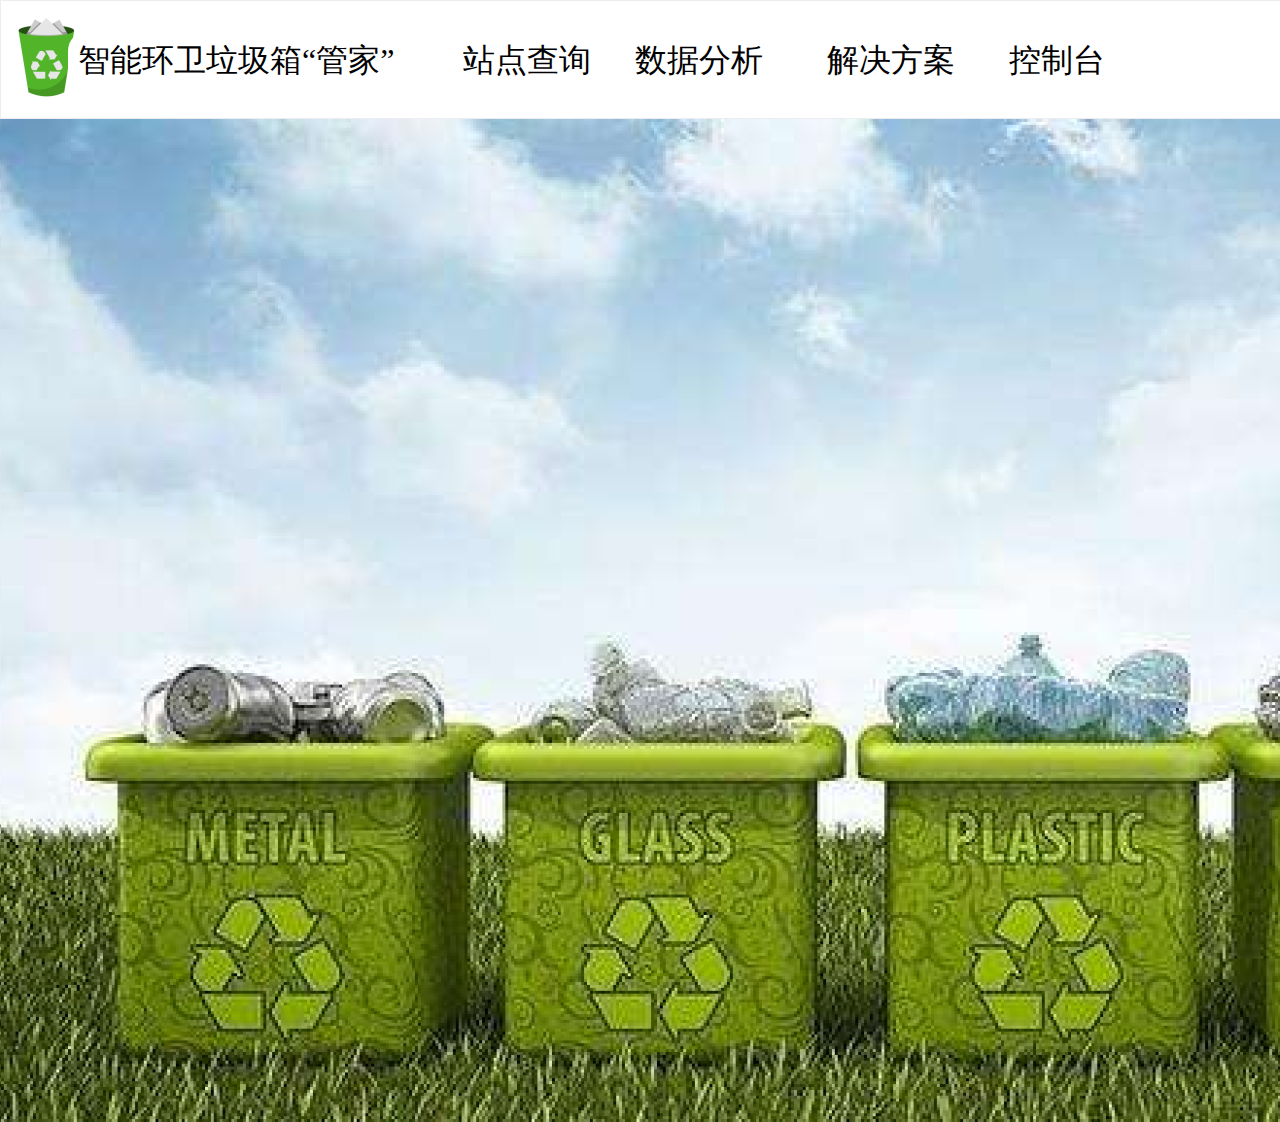
<file: index.html>
<!DOCTYPE html>
<html lang="en">
<head>
    <meta charset="UTF-8">
    <title>Title</title>
    <link rel="stylesheet" href="css/main.css">
</head>
<body>
<div class="top">
    <div class="topPhoto">
    </div>
    <div class="top1">
        <div class="top1Text">智能环卫垃圾箱“管家”</div>
    </div>
    <div class="top2">
        <div class="top2Text">站点查询</div>
    </div>
    <div class="top3">
        <div class="top3Text">数据分析</div>
    </div>
    <div class="top4">
        <div class="top4Text">解决方案</div>
    </div>
    <div class="top5">
        <div class="top5Text">控制台</div>
    </div>
    <div class="searchBox">
        <div class="rdi"></div>
        <div class="line"></div>
        <input class="inputBox" type="search">
    </div>
</div>
<div class="down"></div>
</body>
</html>
</file>
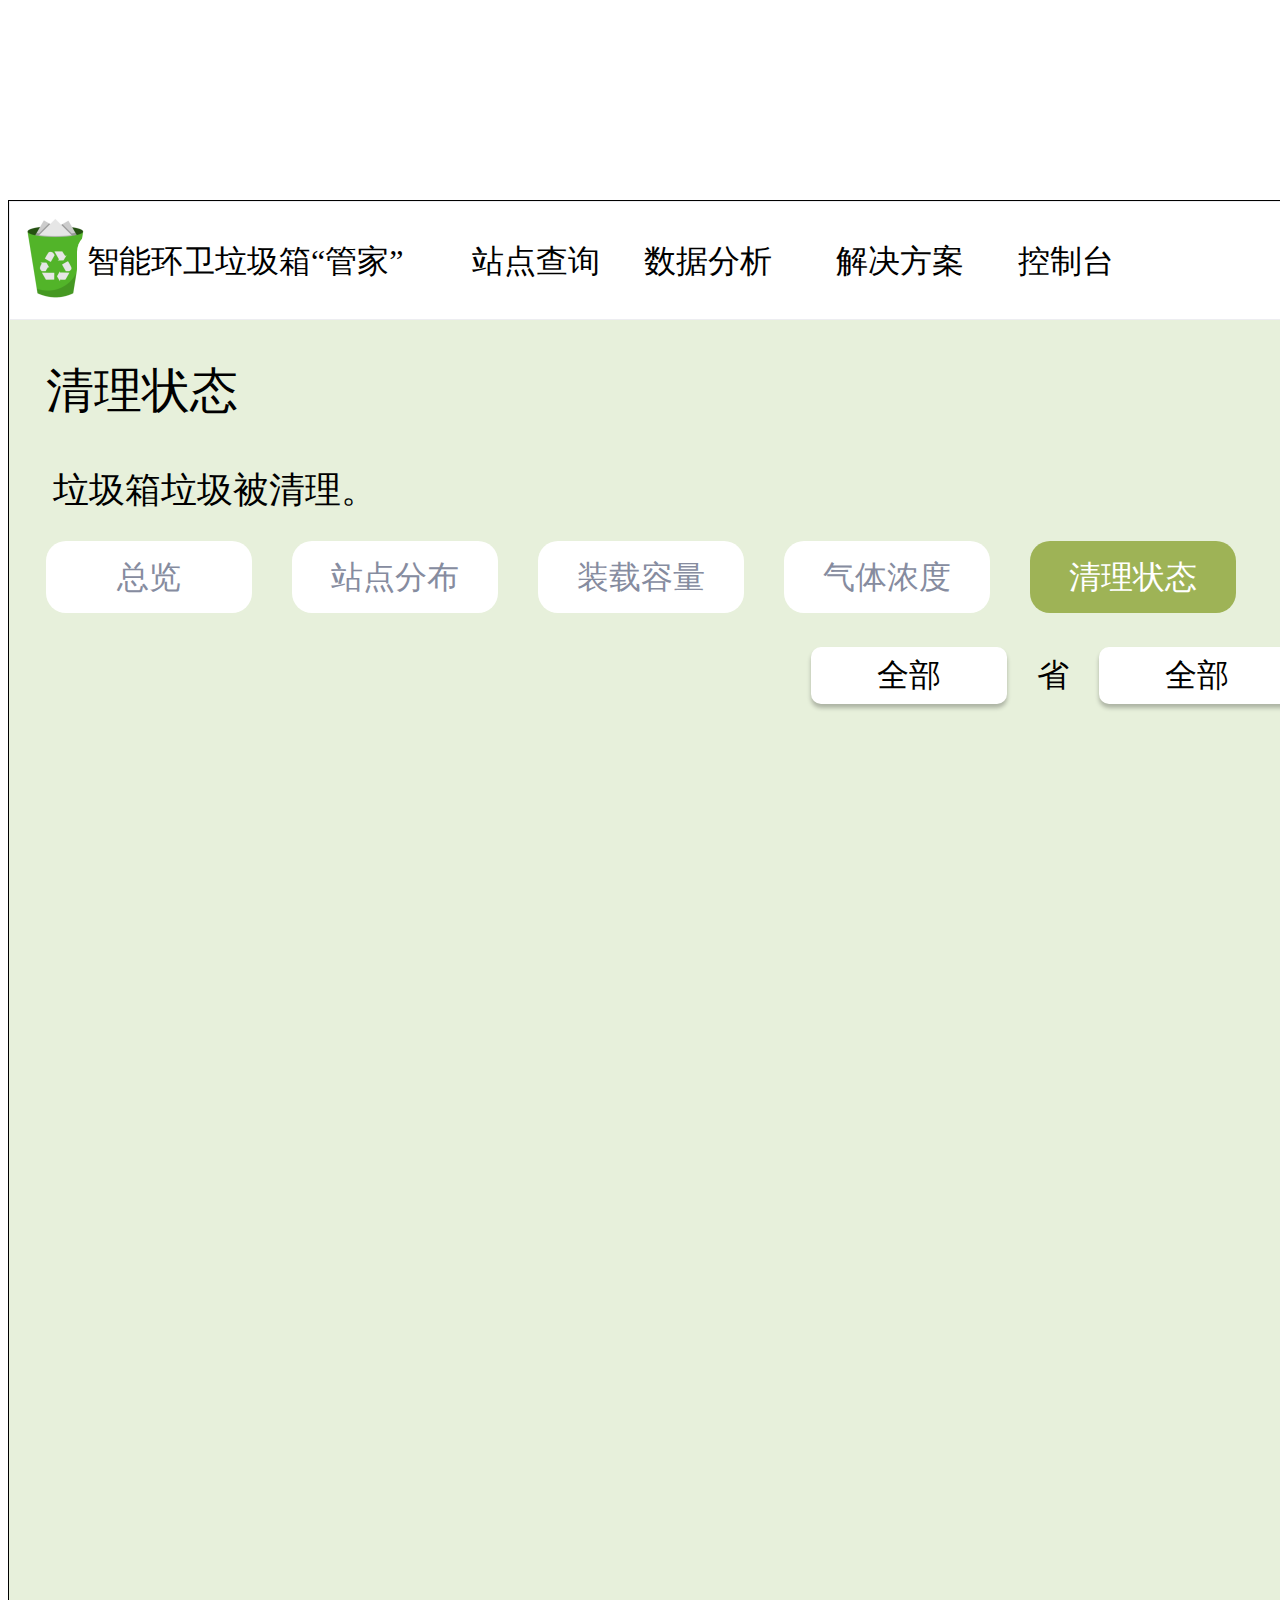
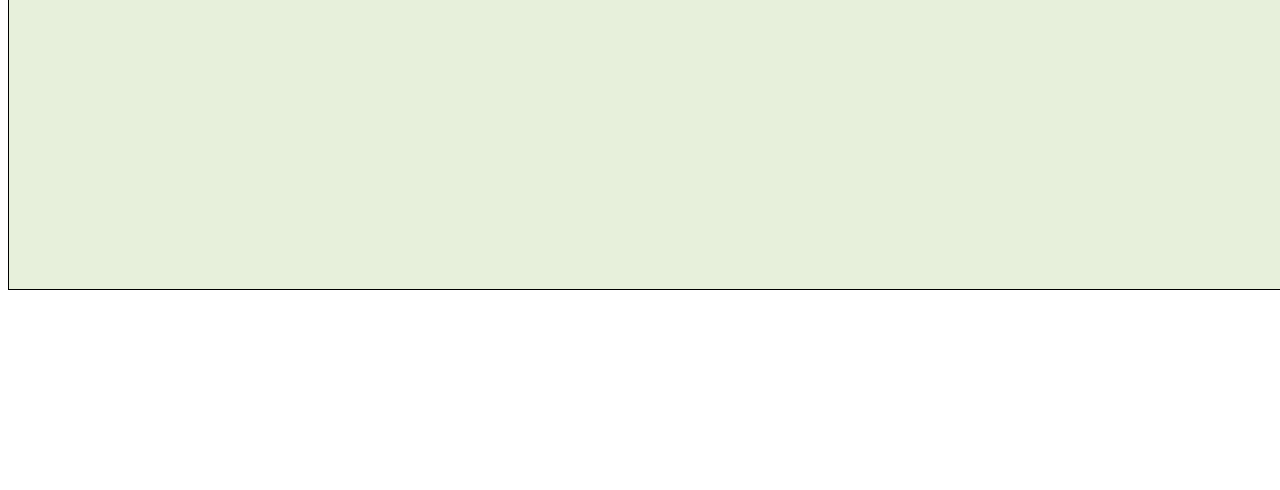
<file: web/cleaning.html>
<!DOCTYPE html>
<html lang="en">
<head>
    <meta charset="UTF-8">
    <title>清理状态</title>
    <link rel="stylesheet" href="../css/cleaning.css">
    <script src="../bootstrap3/jquery-1.9.1.min.js"></script>
    <script src="https://cdn.highcharts.com.cn/highcharts/highcharts.js"></script>
</head>
<body>
<div class="mainBox">
    <div class="top">
        <div class="topPhoto">
        </div>
        <div class="top1">
            <div class="top1Text">智能环卫垃圾箱“管家”</div>
        </div>
        <div class="top2">
            <div class="top2Text">站点查询</div>
        </div>
        <div class="top3">
            <div class="top3Text">数据分析</div>
        </div>
        <div class="top4">
            <div class="top4Text">解决方案</div>
        </div>
        <div class="top5">
            <div class="top5Text">控制台</div>
        </div>
        <div class="searchBox">
            <div class="rdi"></div>
            <line class="line"></line>
            <label>
                <input type="text"  placeholder ="搜索"  autocomplete ="off" class="inputBox"></input>
            </label>
        </div>
    </div>
    <div class="conditionState">
        <div class="conditionStateText">清理状态</div>
    </div>
    <div class="txt">垃圾箱垃圾被清理。</div>
    <div class="all">
        <div class="allText">总览</div>
    </div>
    <div class="distribution">
        <div class="distributionText">站点分布</div>
    </div>
    <div class="capacity">
        <div class="capacityText">装载容量</div>
    </div>
    <div class="concentration">
        <div class="concentrationText">气体浓度</div>
    </div>
    <div class="state">
        <div class="stateText">清理状态</div>
    </div>
    <div class="all1">
        <div class="all1Text">全部</div>
    </div>
    <div class="all2">
        <div class="all2Text">全部</div>
    </div>
    <div class="all3">
        <div class="all3Text">全部</div>
    </div>
    <div class="all3">
        <div class="all3Text">全部</div>
    </div>
    <div class="province">省</div>
    <div class="town">市</div>
    <div class="area">区</div>
    <div class="picture" id="container"></div>
</div>
<script src="../js/cleaning.js"></script>
</body>
</html>
</file>
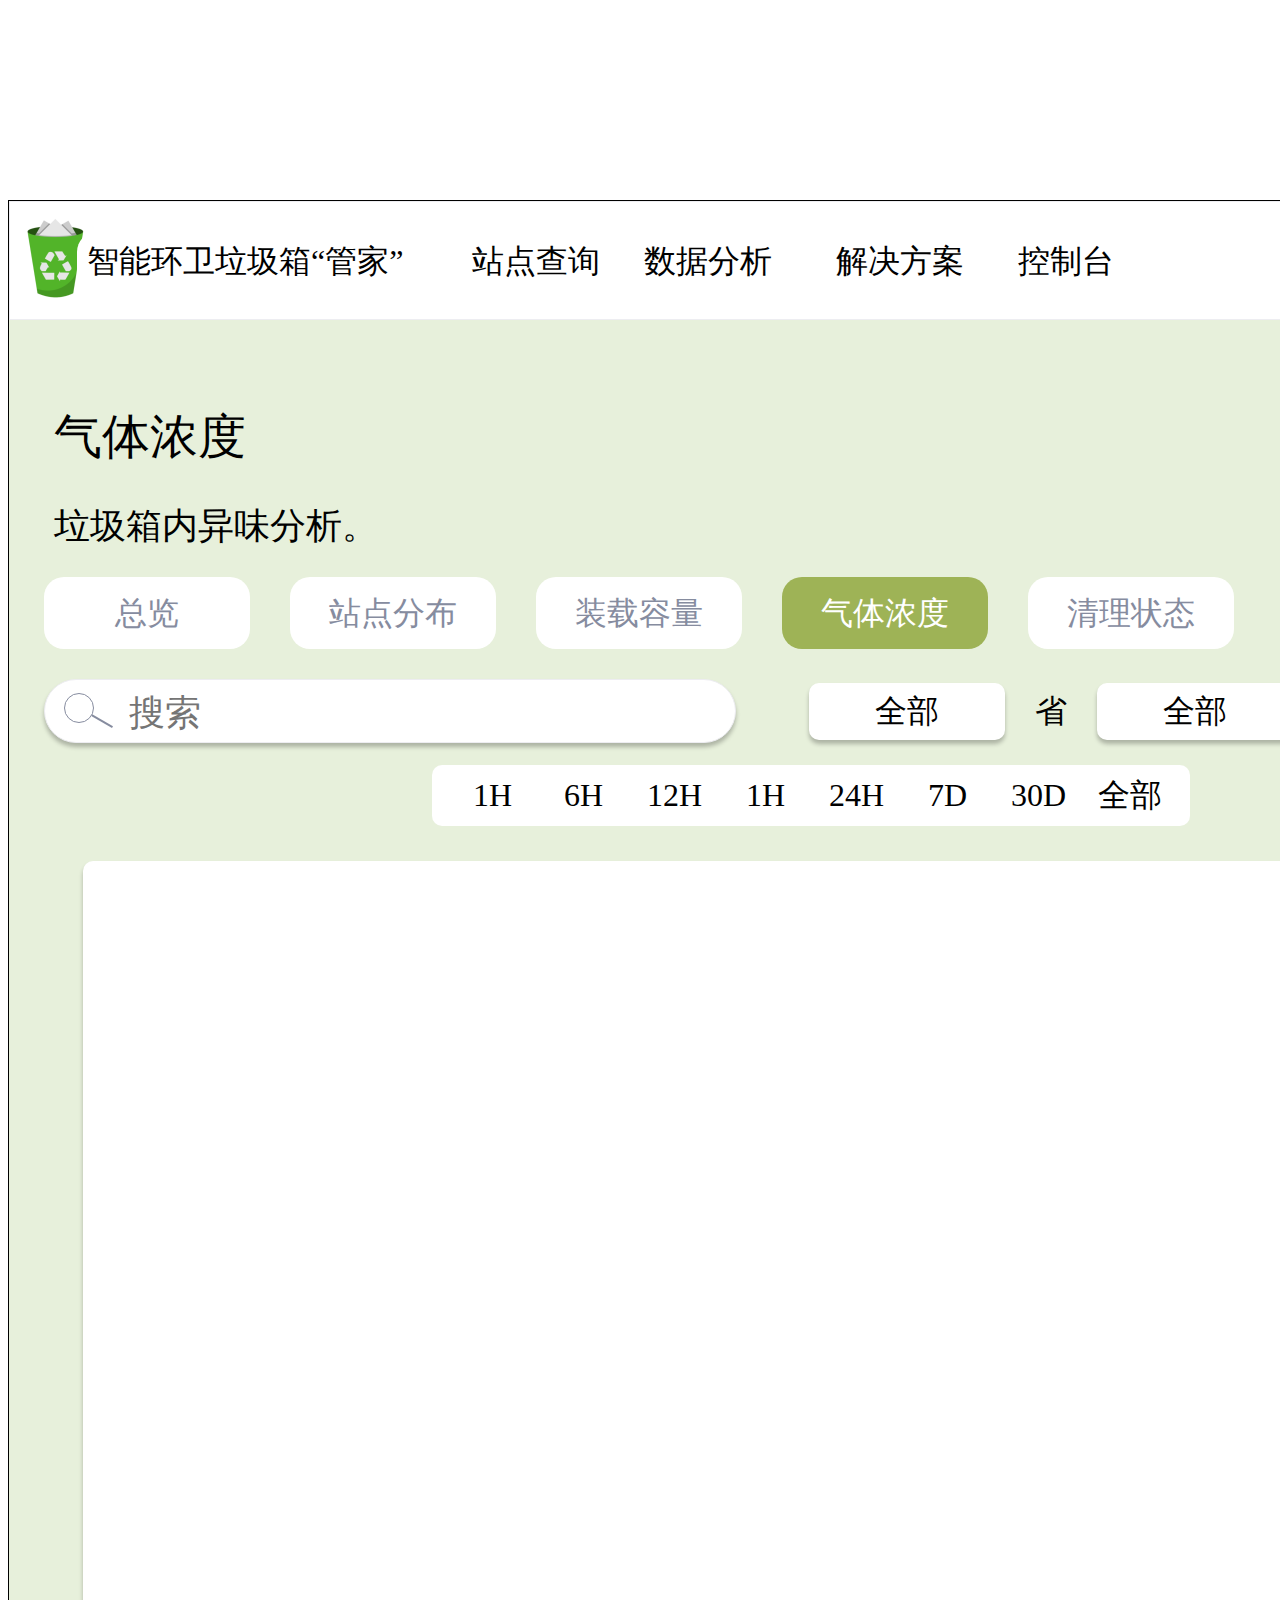
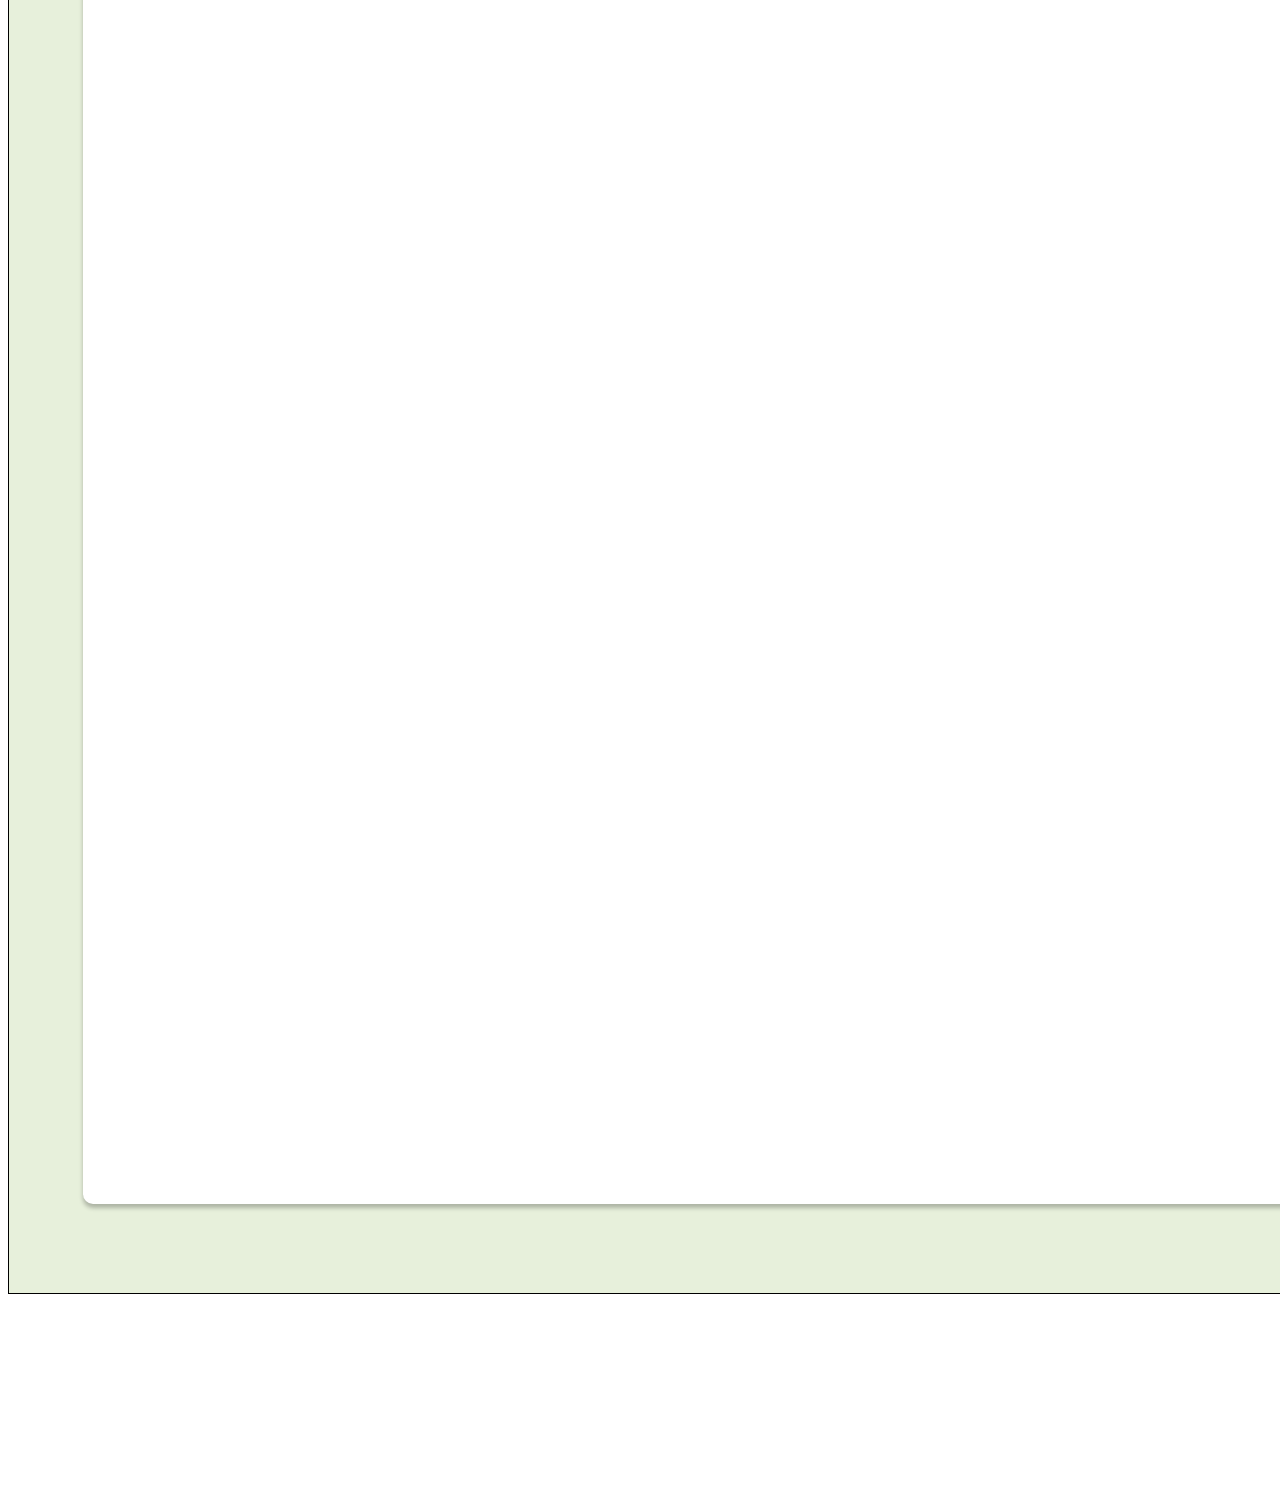
<file: web/gasConcentration.html>
<!DOCTYPE html>
<html lang="en">
<head>
  <meta charset="UTF-8">
  <title>气体浓度</title>
  <link rel="stylesheet" href="../css/gasConcentration.css">
    <script src="../bootstrap3/jquery-1.9.1.min.js"></script>
    <script src="https://cdn.highcharts.com.cn/highcharts/highcharts.js"></script>

</head>
<body>
<div class="mainBox">
  <div class="top">
    <div class="topPhoto">
    </div>
    <div class="top1">
      <div class="top1Text">智能环卫垃圾箱“管家”</div>
    </div>
    <div class="top2">
      <div class="top2Text">站点查询</div>
    </div>
    <div class="top3">
      <div class="top3Text">数据分析</div>
    </div>
    <div class="top4">
      <div class="top4Text">解决方案</div>
    </div>
    <div class="top5">
      <div class="top5Text">控制台</div>
    </div>
    <div class="searchBox">
      <div class="rdi"></div>
      <line class="line"></line>
      <label>
        <input type="text"  placeholder ="搜索"  autocomplete ="off" class="inputBox"></input>
      </label>
    </div>
  </div>
  <div class="distributionText">气体浓度</div>
  <div class="gpsText">垃圾箱内异味分析。</div>
  <div class="ovv">
    <div class="ovvText">总览</div>
  </div>
  <div class="dis">
    <div class="disText">站点分布</div>
  </div>
  <div class="cap">
    <div class="capText">装载容量</div>
  </div>
  <div class="con">
    <div class="conText">气体浓度</div>
  </div>
  <div class="state">
    <div class="stateText">清理状态</div>
  </div>
  <div class="downSearchBox">
    <div class="downRdi"></div>
    <line class="downLine"></line>
    <label>
      <input type="text"  placeholder ="搜索"  autocomplete ="off" class="downInputBox"></input>
    </label>
  </div>
  <div class="all1">
    <div class="all1Text">全部</div>
  </div>
  <div class="province">省</div>
  <div class="all2">
    <div class="all1Text">全部</div>
  </div>
  <div class="town">市</div>
  <div class="all3">
    <div class="all1Text">全部</div>
  </div>
  <div class="area">区</div>
  <div class="whiteRight">
    <div class="whiteRight1">
      <div class="LRF">1H</div>
    </div>
    <div class="whiteRight2">
      <div class="LRF">6H</div>
    </div>
    <div class="whiteRight3">
      <div class="LRF">12H</div>
    </div>
    <div class="whiteRight4">
      <div class="LRF">1H</div>
    </div>
    <div class="whiteRight5">
      <div class="LRF">24H</div>
    </div>
    <div class="whiteRight6">
      <div class="LRF">7D</div>
    </div>
    <div class="whiteRight7">
      <div class="LRF">30D</div>
    </div>
    <div class="whiteRight8">
      <div class="LRF">全部</div>
    </div>
  </div>
  <div class="downWhite">
    <div id="container1" class="voc"></div>
      <div id="container2" class="gas" ></div>
<!--    <div class="gas"></div>-->
  </div>
</div>

<!-- 引入 highcharts.js -->
<script src="https://cdn.highcharts.com.cn/highcharts/highcharts.js"></script>
<!--<div id="ulul"></div>-->
<script src="../js/gasConcentration.js"></script>
</body>
</html>
</file>
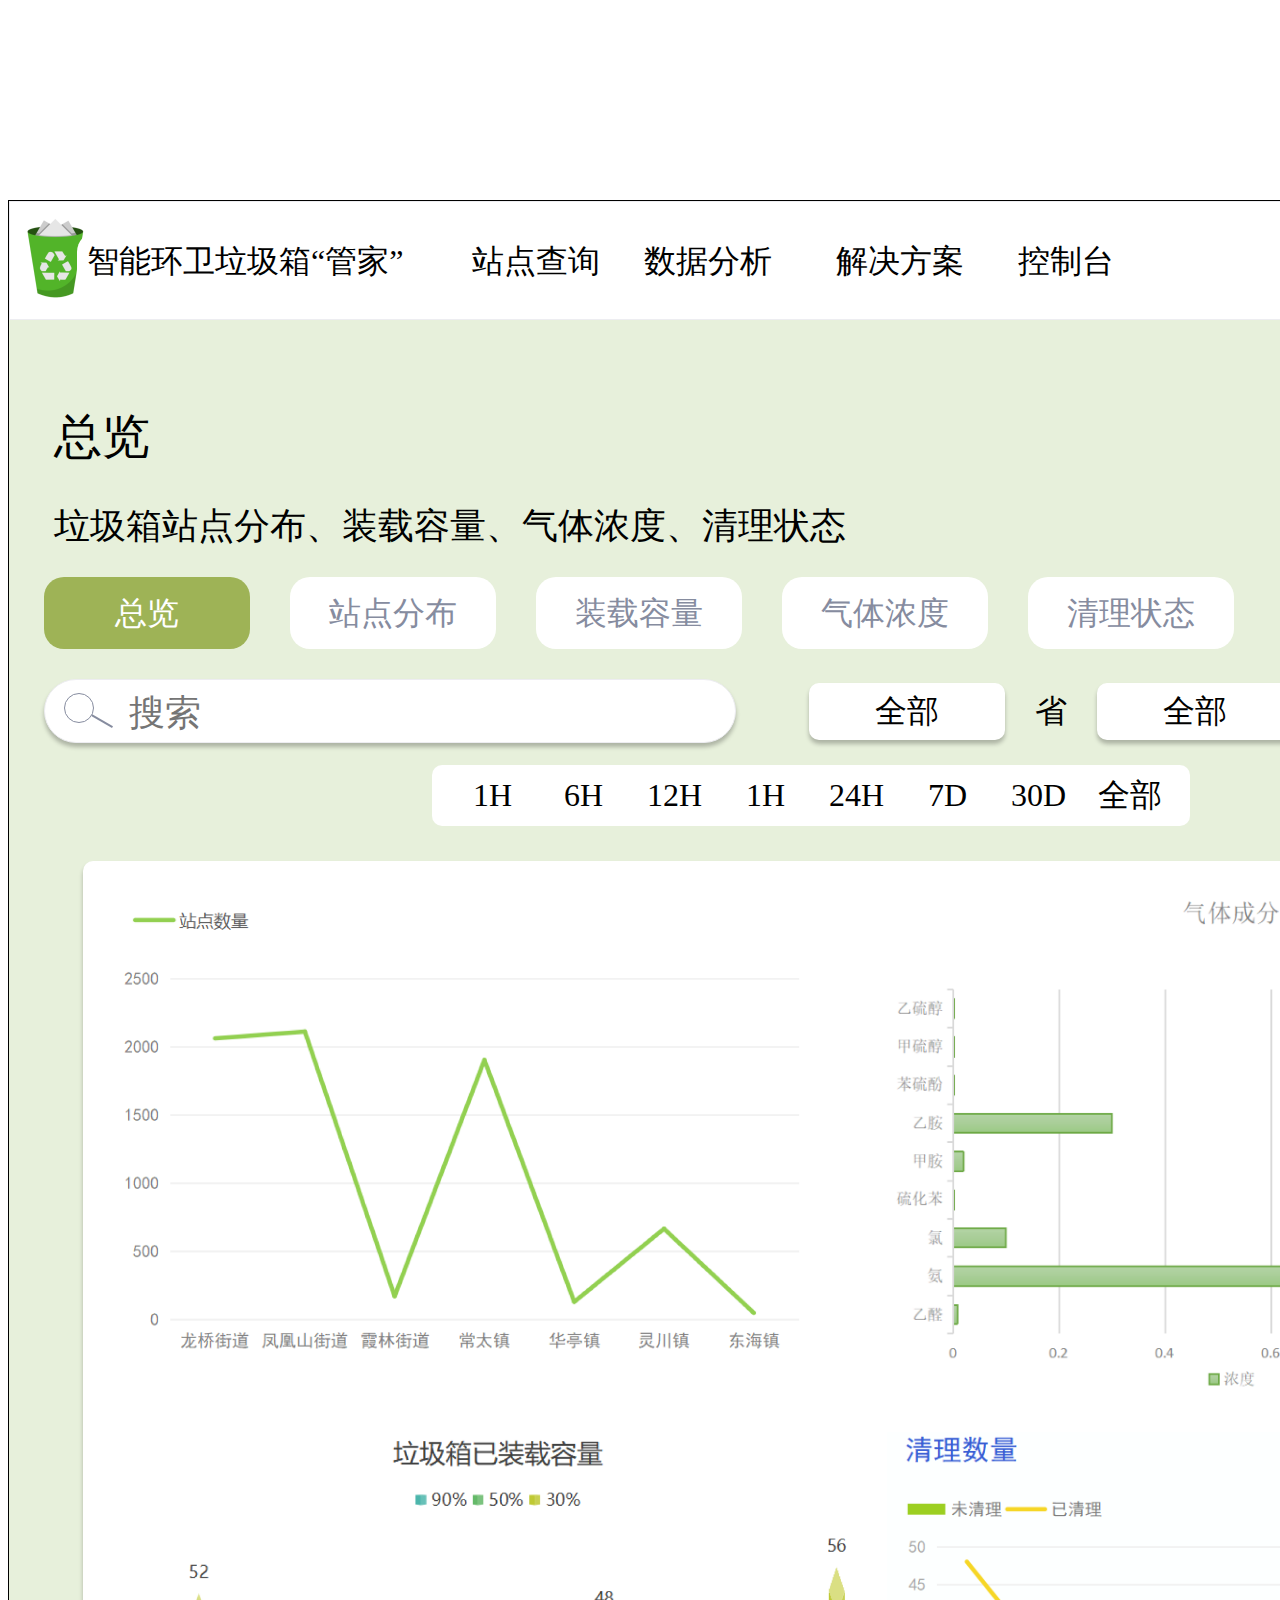
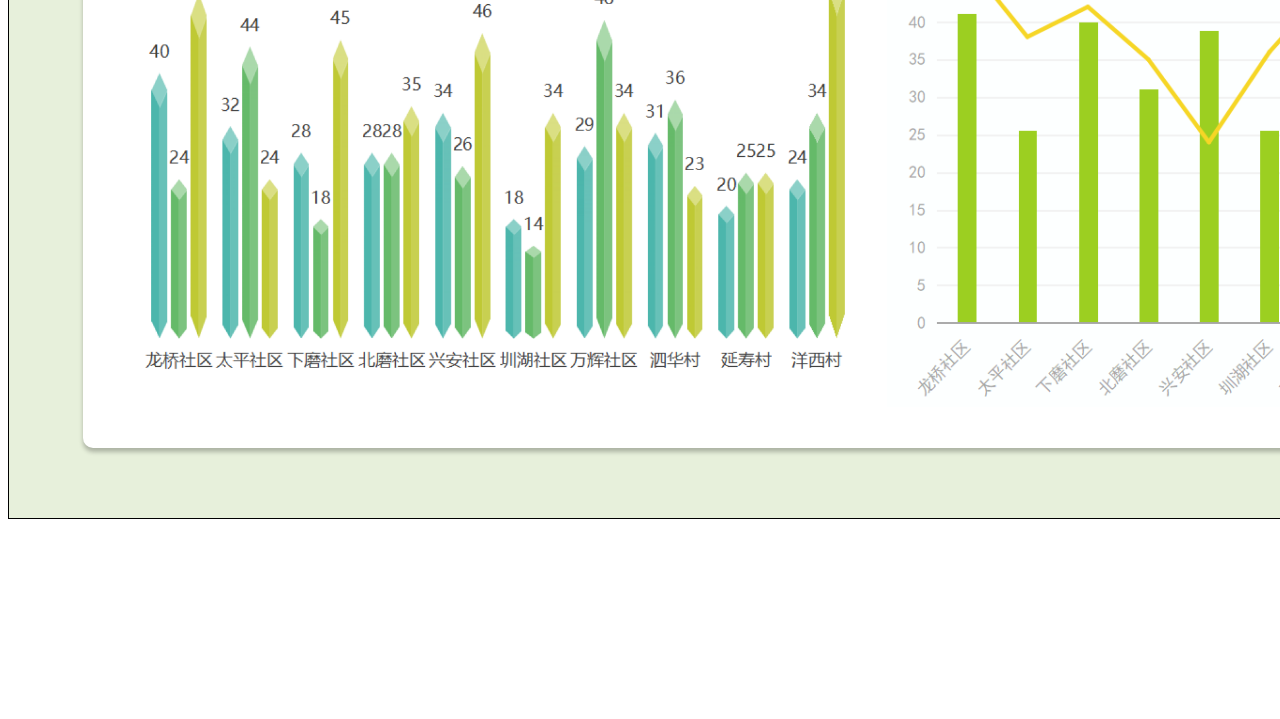
<file: web/overview.html>
<!DOCTYPE html>
<html lang="en">
<head>
  <meta charset="UTF-8">
  <title>总览</title>
  <link rel="stylesheet" href="../css/overview.css">

</head>
<body>
<div class="mainBox">
  <div class="top">
    <div class="topPhoto">
    </div>
    <div class="top1">
      <div class="top1Text">智能环卫垃圾箱“管家”</div>
    </div>
    <div class="top2">
      <div class="top2Text">站点查询</div>
    </div>
    <div class="top3">
      <div class="top3Text">数据分析</div>
    </div>
    <div class="top4">
      <div class="top4Text">解决方案</div>
    </div>
    <div class="top5">
      <div class="top5Text">控制台</div>
    </div>
    <div class="searchBox">
      <div class="rdi"></div>
      <line class="line"></line>
      <label>
        <input type="text"  placeholder ="搜索"  autocomplete ="off" class="inputBox"></input>
      </label>
    </div>
  </div>
  <div class="distributionText">总览</div>
  <div class="gpsText">垃圾箱站点分布、装载容量、气体浓度、清理状态</div>
  <div class="ovv">
    <div class="ovvText">总览</div>
  </div>
  <div class="dis">
    <div class="disText">站点分布</div>
  </div>
  <div class="cap">
    <div class="capText">装载容量</div>
  </div>
  <div class="con">
    <div class="conText">气体浓度</div>
  </div>
  <div class="state">
    <div class="stateText">清理状态</div>
  </div>
  <div class="downSearchBox">
    <div class="downRdi"></div>
    <line class="downLine"></line>
    <label>
      <input type="text"  placeholder ="搜索"  autocomplete ="off" class="inputBox"></input>
    </label>
  </div>
  <div class="all1">
    <div class="all1Text">全部</div>
  </div>
  <div class="province">省</div>
  <div class="all2">
    <div class="all1Text">全部</div>
  </div>
  <div class="town">市</div>
  <div class="all3">
    <div class="all1Text">全部</div>
  </div>
  <div class="area">区</div>
  <div class="whiteRight">
    <div class="whiteRight1">
      <div class="LRF">1H</div>
    </div>
    <div class="whiteRight2">
      <div class="LRF">6H</div>
    </div>
    <div class="whiteRight3">
      <div class="LRF">12H</div>
    </div>
    <div class="whiteRight4">
      <div class="LRF">1H</div>
    </div>
    <div class="whiteRight5">
      <div class="LRF">24H</div>
    </div>
    <div class="whiteRight6">
      <div class="LRF">7D</div>
    </div>
    <div class="whiteRight7">
      <div class="LRF">30D</div>
    </div>
    <div class="whiteRight8">
      <div class="LRF">全部</div>
    </div>
  </div>
  <div class="downWhite">
    <div class="disPhoto"></div>
    <div class="gasPhoto"></div>
    <div class="capPhoto"></div>
    <div class="stnPhoto"></div>
  </div>
</div>
</body>
</html>
</file>
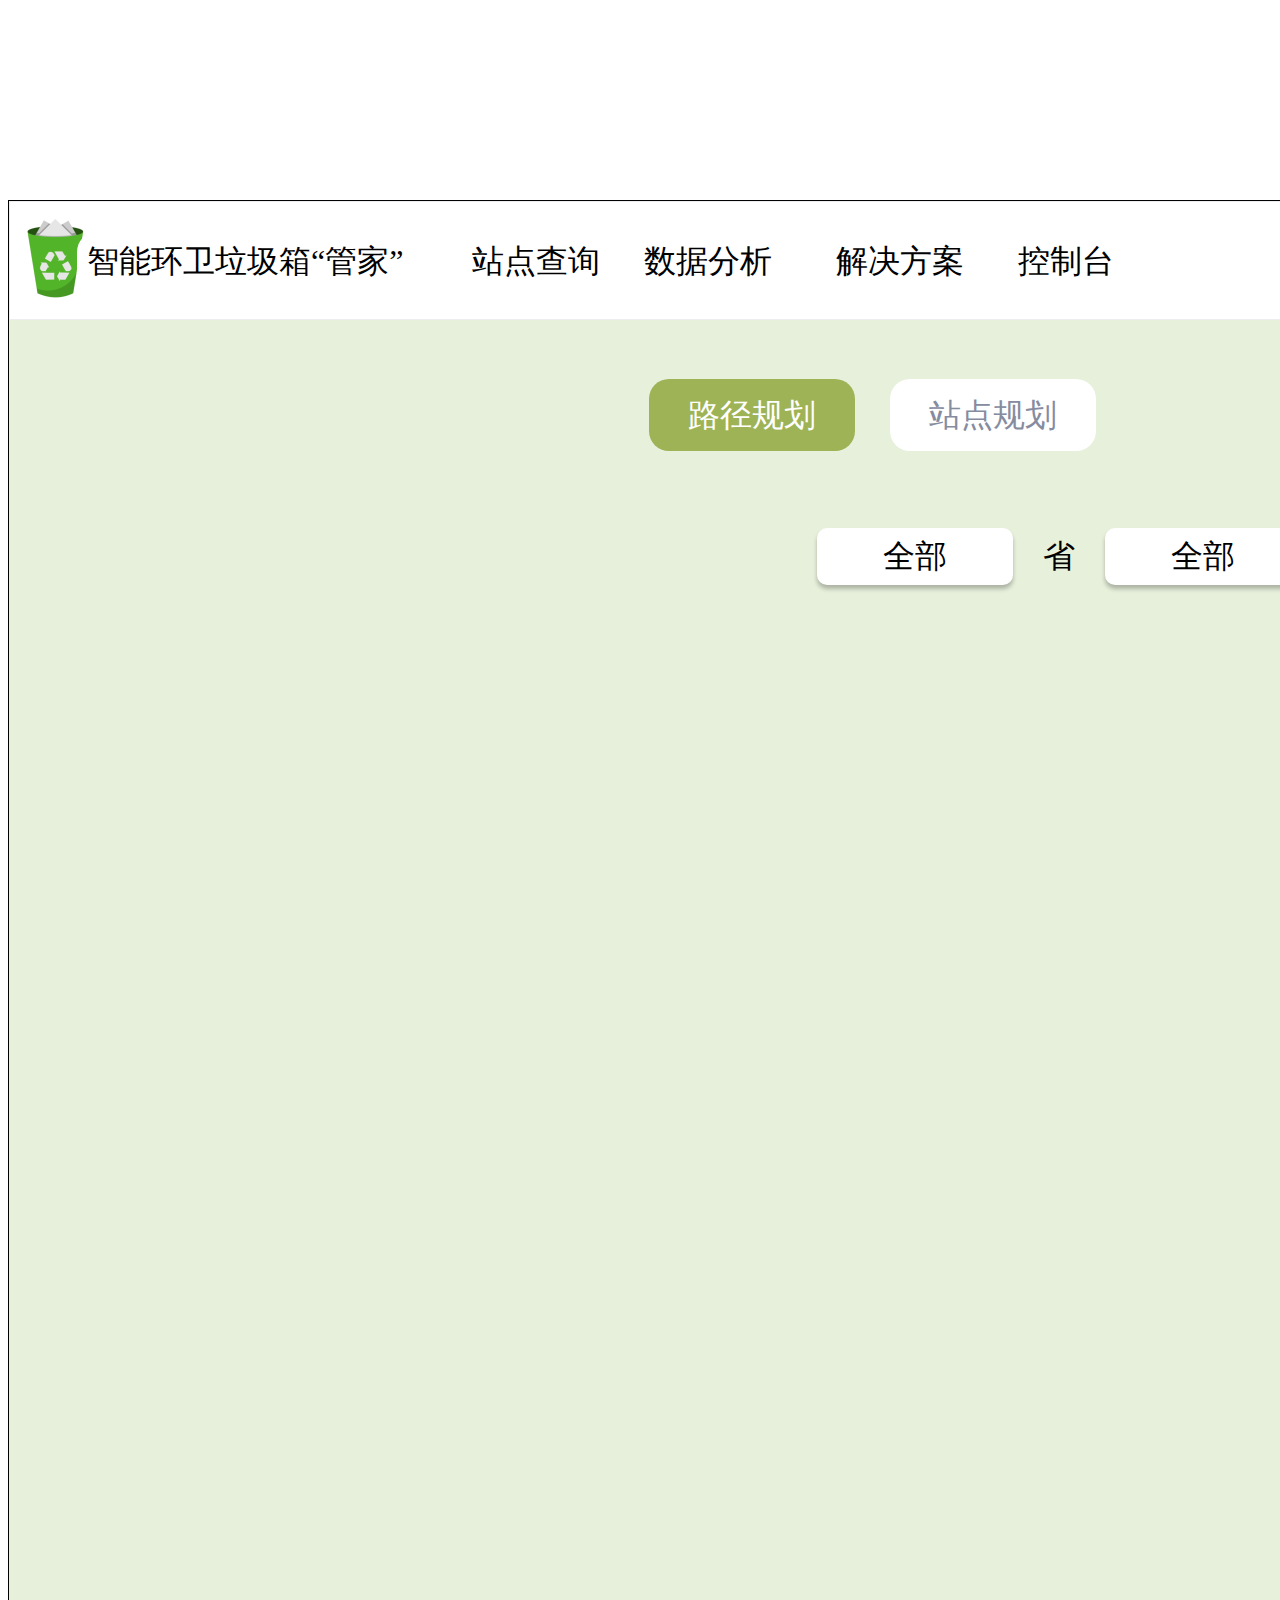
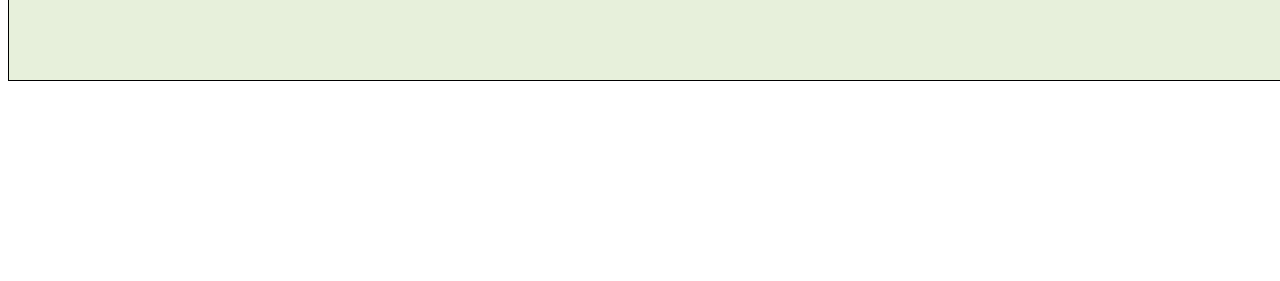
<file: web/pathPlan.html>
<!DOCTYPE html>
<html lang="en">
<head>
    <meta charset="UTF-8">
    <title>路径规划</title>
    <link rel="stylesheet" href="../css/pathPlan.css">

</head>
<body>
<div class="mainBox">
    <div class="top">
        <div class="topPhoto">
        </div>
        <div class="top1">
            <div class="top1Text">智能环卫垃圾箱“管家”</div>
        </div>
        <div class="top2">
            <div class="top2Text">站点查询</div>
        </div>
        <div class="top3">
            <div class="top3Text">数据分析</div>
        </div>
        <div class="top4">
            <div class="top4Text">解决方案</div>
        </div>
        <div class="top5">
            <div class="top5Text">控制台</div>
        </div>
        <div class="searchBox">
            <div class="rdi"></div>
            <line class="line"></line>
            <label>
                <input type="text"  placeholder ="搜索"  autocomplete ="off" class="inputBox"></input>
            </label>
        </div>
    </div>

    <div class="pathPlan">
        <div class="pathPlanText">路径规划</div>
    </div>
    <div class="sitePlan">
        <div class="sitePlanText">站点规划</div>
    </div>
    <div class="all1">
        <div class="all1Text">全部</div>
    </div>
    <div class="province">省</div>

    <div class="all2">
        <div class="all2Text">全部</div>
    </div>

    <div class="town">市</div>

    <div class="all3">
        <div class="all3Text">全部</div>
    </div>

    <div class="area">区</div>

    <div class="picture"></div>

</div>
</body>
</html>
</file>
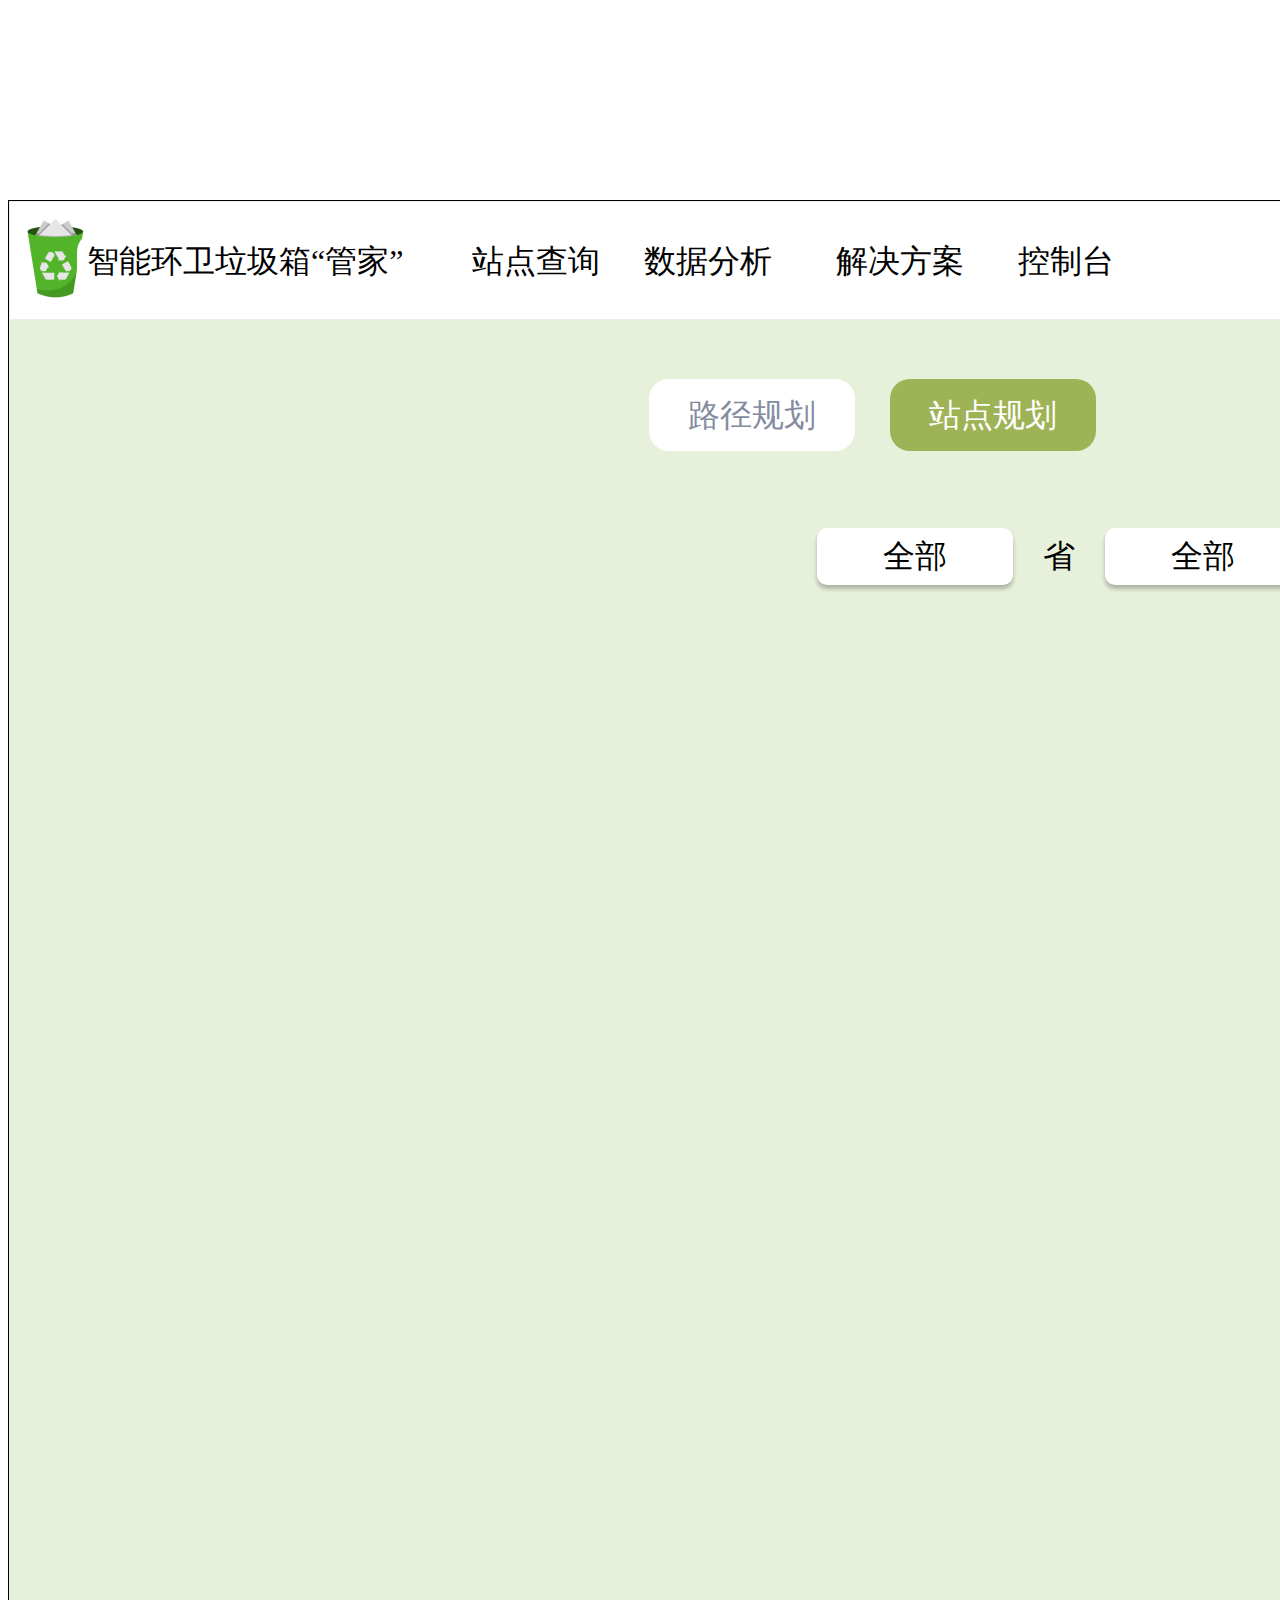
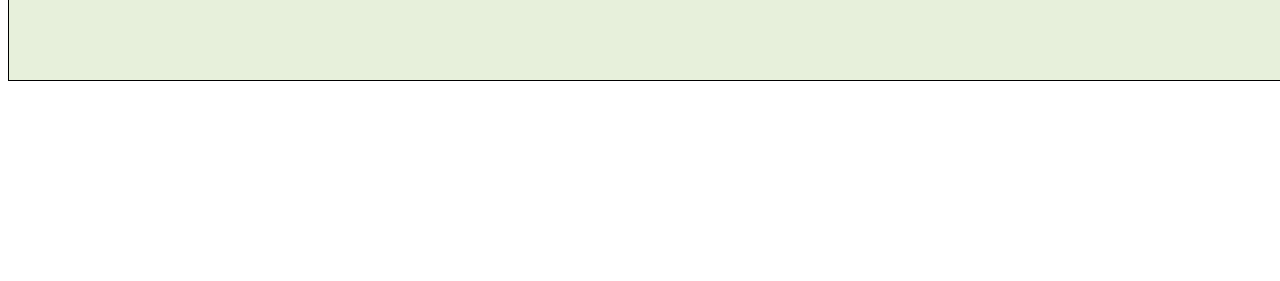
<file: web/sitePlan.html>
<!DOCTYPE html>
<html lang="en">
<head>
    <meta charset="UTF-8">
    <title>站点规划</title>
    <link rel="stylesheet" href="../css/sitePlan.css">

</head>
<body>
<div class="mainBox">
    <div class="top">
        <div class="topPhoto">
        </div>
        <div class="top1">
            <div class="top1Text">智能环卫垃圾箱“管家”</div>
        </div>
        <div class="top2">
            <div class="top2Text">站点查询</div>
        </div>
        <div class="top3">
            <div class="top3Text">数据分析</div>
        </div>
        <div class="top4">
            <div class="top4Text">解决方案</div>
        </div>
        <div class="top5">
            <div class="top5Text">控制台</div>
        </div>
        <div class="searchBox">
            <div class="rdi"></div>
            <line class="line"></line>
            <label>
                <input type="text"  placeholder ="搜索"  autocomplete ="off" class="inputBox"></input>
            </label>
        </div>
    </div>

    <div class="pathPlan">
        <div class="pathPlanText">路径规划</div>
    </div>
    <div class="sitePlan">
        <div class="sitePlanText">站点规划</div>
    </div>
    <div class="all1">
        <div class="all1Text">全部</div>
    </div>
    <div class="province">省</div>
    <div class="all2">
        <div class="all2Text">全部</div>
    </div>

    <div class="town">市</div>

    <div class="all3">
        <div class="all3Text">全部</div>
    </div>

    <div class="area">区</div>

    <div class="picture"></div>

</div>
</body>
</html>
</file>
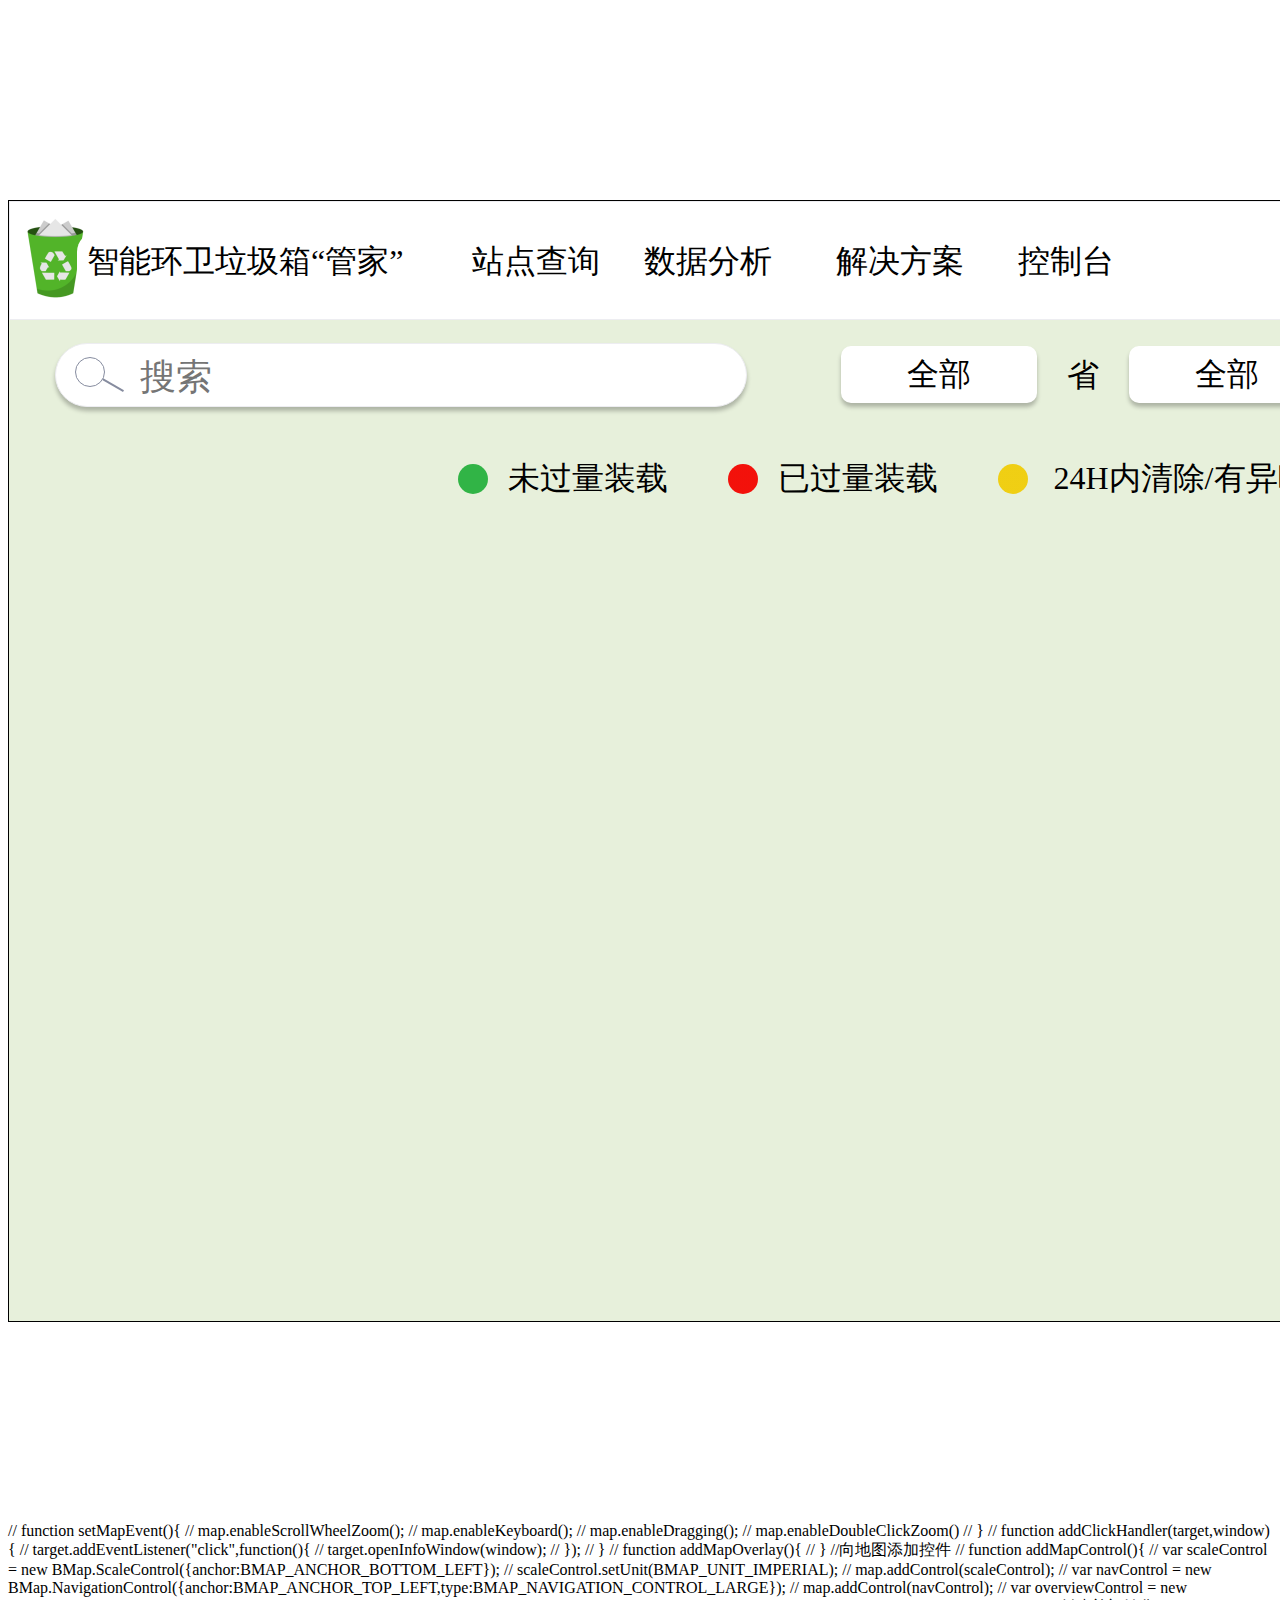
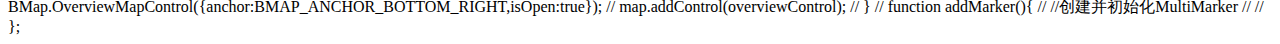
<file: web/siteQuery.html>
<!DOCTYPE html>
<html xmlns="http://www.w3.org/1999/xhtml" lang="en">
<head>
  <meta http-equiv="Content-Type" content="text/html; charset=utf-8" />
    <meta http-equiv="Content-Type" content="text/html; charset=utf-8">
    <meta name="viewport" content="initial-scale=1.0, user-scalable=no">
    <meta http-equiv="X-UA-Compatible" content="IE=Edge">
  <link rel="stylesheet" href="../css/siteQuery.css">
    <script src="../bootstrap3/jquery-1.9.1.min.js"></script>

    <title>站点查询</title>
  <!--引用百度地图API-->
  <script type="text/javascript" src="//api.map.baidu.com/api?type=webgl&v=1.0&ak=203HIKE3G7Pwe2SojHzeEyAfQFa8lL9y"></script>
</head>

<body>
<!--百度地图容器-->
<div class="mainBox">
  <div class="top">
    <div class="topPhoto">
    </div>
    <div class="top1">
      <div class="top1Text">智能环卫垃圾箱“管家”</div>
    </div>
    <div class="top2">
      <div class="top2Text">站点查询</div>
    </div>
    <div class="top3">
      <div class="top3Text">数据分析</div>
    </div>
    <div class="top4">
      <div class="top4Text">解决方案</div>
    </div>
    <div class="top5">
      <div class="top5Text">控制台</div>
    </div>
    <div class="searchBox">
      <div class="rdi"></div>
      <line class="line"></line>
      <label>
        <input type="text"  placeholder ="搜索"  autocomplete ="off" class="inputBox"></input>
      </label>
    </div>
  </div>
  <div class="downSearchBox">
    <div class="downRdi"></div>
    <line class="downLine"></line>
    <label>
      <input type="text"  placeholder ="搜索"  autocomplete ="off" class="downInputBox"></input>
    </label>
  </div>
  <div class="all1">
    <div class="all1Text">全部</div>
  </div>
  <div class="province">省</div>
  <div class="all2">
    <div class="all1Text">全部</div>
  </div>
  <div class="town">市</div>
  <div class="all3">
    <div class="all1Text">全部</div>
  </div>
  <div class="area">区</div>
  <div class="green"></div>
  <div class="gText">未过量装载</div>
  <div class="red"></div>
  <div class="rText">已过量装载</div>
  <div class="yellow"></div>
  <div class="yText">24H内清除/有异味</div>
  <div class="mapMove" id="map"></div>
<!--    <iframe src="siteQuery.html" class="mapPhoto" frameborder="0" scrolling="no"></iframe>-->
<!--  <div class="mapPhoto"></div>-->
</div>
</body>
<script type="text/javascript">
  //创建和初始化地图函数：
  $.ajax(
      {
          url: `../data/data03.json`,
          type: "GET",
          dataType: "json",
          async: true,
          success: function (data) {
              let greenMarkers = data.data[0];
              let redMarkers = data.data[1];
              let yellowMarkers = data.data[2];
              function addMarker(){
                  var map = new BMapGL.Map('map');
                  map.centerAndZoom(new BMapGL.Point(119.014521,25.459865), 15);
                  map.enableScrollWheelZoom(true);
                  // 创建点标记
                  // var marker = new BMapGL.Marker(new BMapGL.Point(119.014521,25.459865));
                  // 创建Marker标注，使用小车图标
                  // var pt = new BMapGL.Point(119.014521,25.459865);
                  for (var i=0;i<greenMarkers.length;i++){
                      var greenMarker = new BMapGL.Marker(new BMapGL.Point(greenMarkers[i].x,greenMarkers[i].y), {
                          icon: new BMapGL.SVGSymbol(BMapGL.SymbolShapeType.BMap_Symbol_SHAPE_CIRCLE,
                              { fillColor: '#31B446', fillOpacity: 0.6, scale: 5, anchor: new BMapGL.Size(0, 5),strokeOpacity:0
                              })
                      });
                      map.addOverlay(greenMarker)
                  }
                  for (var i=0;i<redMarkers.length;i++){
                      var redMarker = new BMapGL.Marker(new BMapGL.Point(redMarkers[i].x,redMarkers[i].y), {
                          icon: new BMapGL.SVGSymbol(BMapGL.SymbolShapeType.BMap_Symbol_SHAPE_CIRCLE,
                              { fillColor: 'rgba(255,7,7,0.94)', fillOpacity: 0.6, scale: 5, anchor: new BMapGL.Size(0, 5),strokeOpacity:0
                              })
                      });
                      map.addOverlay(redMarker)
                  }
                  for (var i=0;i<yellowMarkers.length;i++){
                      var yellowMarker = new BMapGL.Marker(new BMapGL.Point(yellowMarkers[i].x,yellowMarkers[i].y), {
                          icon: new BMapGL.SVGSymbol(BMapGL.SymbolShapeType.BMap_Symbol_SHAPE_CIRCLE,
                              { fillColor: 'rgba(242,207,19,0.99)', fillOpacity: 0.6, scale: 5, anchor: new BMapGL.Size(0, 5),strokeOpacity:0
                              })
                      });
                      map.addOverlay(yellowMarker)
                  }
                  // var pt1 = new BMapGL.Point(markes[0].x,markes[0].y);
                  // var pt2 = new BMapGL.Point(markes[1].x,markes[1].y);
                  // console.log(markes[1].x,markes[1].y)
                  // var marker1 = new BMapGL.Marker(pt1, {
                  //     icon: myIcon
                  // });
                  // var marker2 = new BMapGL.Marker(pt2, {
                  //     icon: myIcon
                  // });
                  //
                  // // 在地图上添加点标点
                  // map.addOverlay(marker1);
                  // map.addOverlay(marker2);
              }
              function initMap(){
                  addMarker()
              }
              initMap();
          },
          error:function () {
              alert("request failed !")
          }
      }
  )
</script>

  // function setMapEvent(){
  //   map.enableScrollWheelZoom();
  //   map.enableKeyboard();
  //   map.enableDragging();
  //   map.enableDoubleClickZoom()
  // }
  // function addClickHandler(target,window){
  //   target.addEventListener("click",function(){
  //     target.openInfoWindow(window);
  //   });
  // }
  // function addMapOverlay(){
  // }
  //向地图添加控件
  // function addMapControl(){
  //   var scaleControl = new BMap.ScaleControl({anchor:BMAP_ANCHOR_BOTTOM_LEFT});
  //   scaleControl.setUnit(BMAP_UNIT_IMPERIAL);
  //   map.addControl(scaleControl);
  //   var navControl = new BMap.NavigationControl({anchor:BMAP_ANCHOR_TOP_LEFT,type:BMAP_NAVIGATION_CONTROL_LARGE});
  //   map.addControl(navControl);
  //   var overviewControl = new BMap.OverviewMapControl({anchor:BMAP_ANCHOR_BOTTOM_RIGHT,isOpen:true});
  //   map.addControl(overviewControl);
  // }
  // function addMarker(){
  //     //创建并初始化MultiMarker
  //
  // };

</html>
</file>
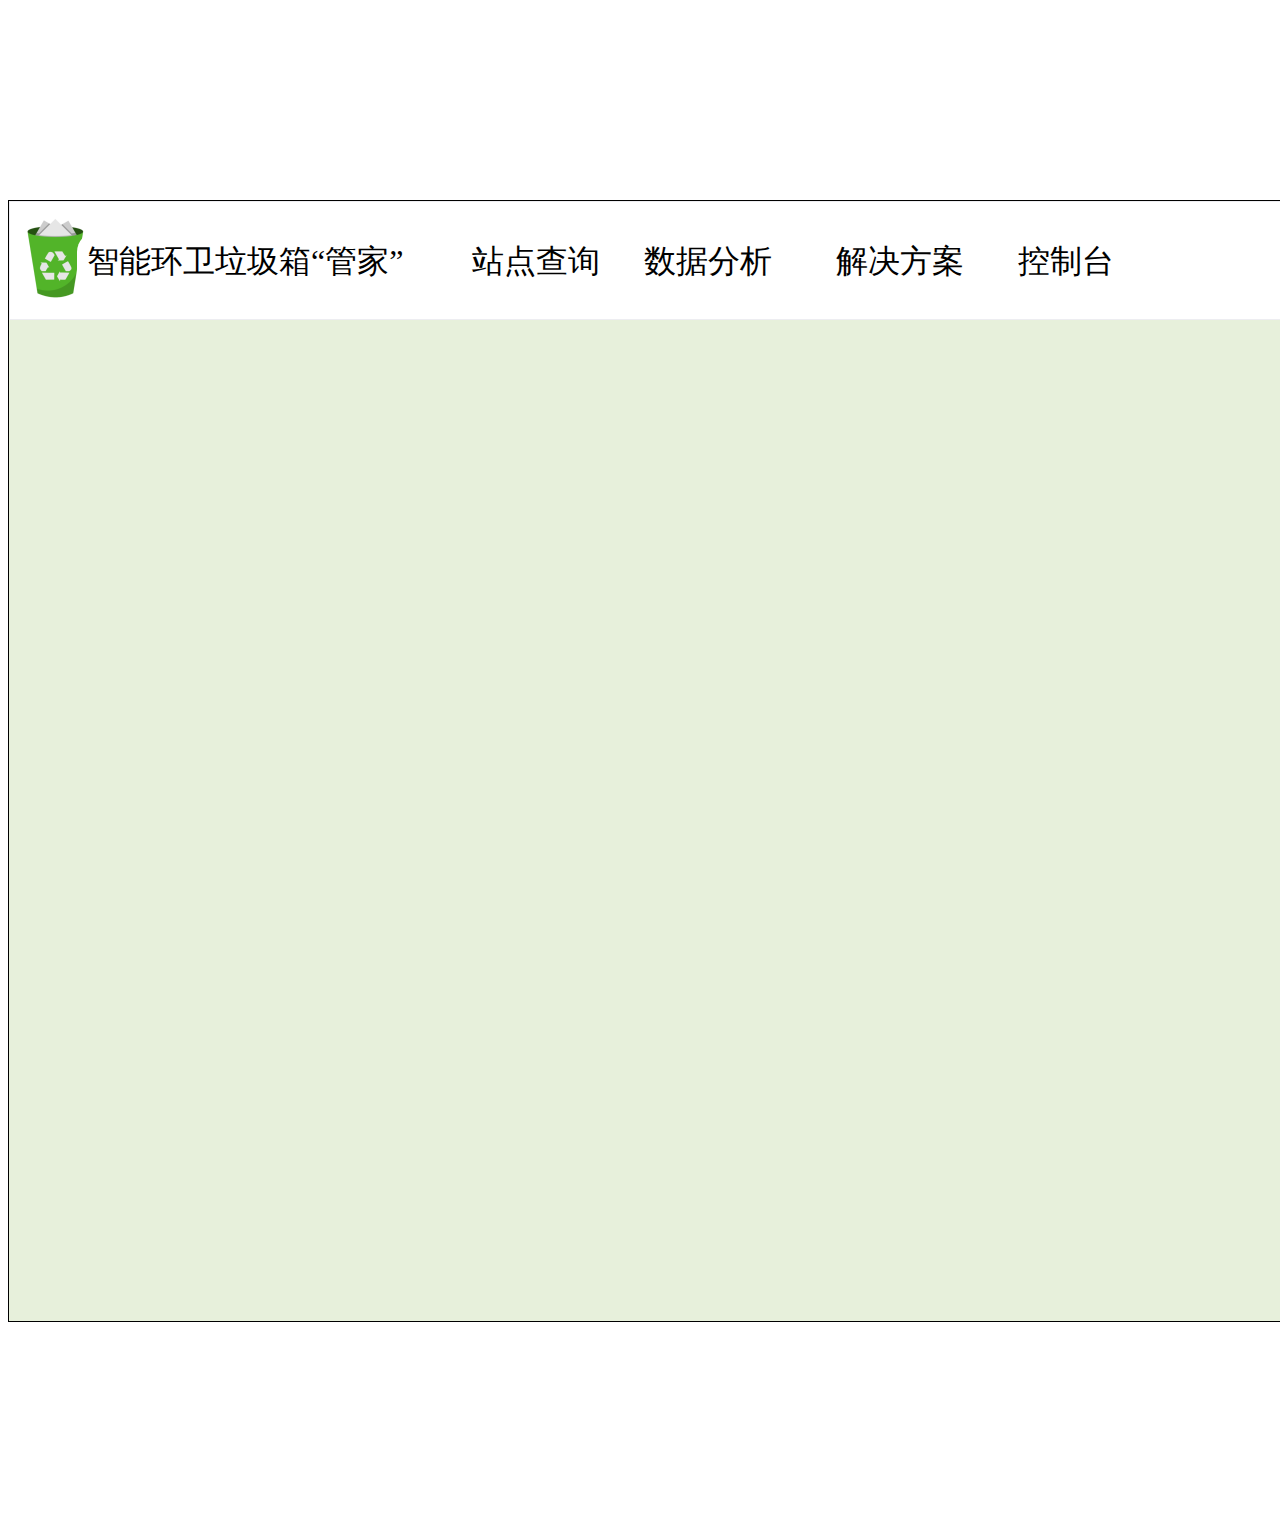
<file: web/testControl.html>
<!DOCTYPE html>
<html lang="en">
<head>
    <meta charset="UTF-8">
    <title>控制台</title>
    <link rel="stylesheet" href="../css/control.css">
</head>
<body>
<div class="mainBox">
    <div class="top">
        <div class="topPhoto">
        </div>
        <div class="top1">
            <div class="top1Text">智能环卫垃圾箱“管家”</div>
        </div>
        <div class="top2">
            <div class="top2Text">站点查询</div>
        </div>
        <div class="top3">
            <div class="top3Text">数据分析</div>
        </div>
        <div class="top4">
            <div class="top4Text">解决方案</div>
        </div>
        <div class="top5">
            <div class="top5Text">控制台</div>
        </div>
        <div class="searchBox">
            <div class="rdi"></div>
            <line class="line"></line>
            <label>
                <input type="text"  placeholder ="搜索"  autocomplete ="off" class="inputBox"></input>
            </label>
        </div>
    </div>
    <div class="down"></div>
</div>
</body>
</html>
</file>
<file: css/main.css>
.top{
    box-sizing: border-box;

    position: absolute;
    width: 1728px;
    height: 119px;
    left: 0px;
    top: 0px;

    background: linear-gradient(0deg, #FFFFFF, #FFFFFF), #D9D9D9;
    border: 1px solid #EDEDF1;
}
.down{
    position: absolute;
    width: 1728px;
    height: 1003px;
    left: 0px;
    top: 119px;
    background: url(../images/img.jpg) center;
    background-size: contain;

}
.topPhoto{
    position: absolute;
    width: 88px;
    height: 113px;
    left: 0px;
    top: 0px;
    background: url(../images/logo.png);
    background-size: contain;
}
.top1{
    position: absolute;
    top: 30px;
    left: 67px;
    display: flex;
    flex-direction: row;
    align-items: flex-start;
    padding: 10px;
    gap: 10px;
    text-align: center;
    width: 333px;
    height: 59px;

    background: #FFFFFF;
    border-radius: 20px;

    /* Inside auto layout */

    flex: none;
    order: 0;
    flex-grow: 0;
}
.top1Text{
    white-space: nowrap;
    top: 10px;
    left: 10px;
    width: 313px;
    height: 39px;

    font-family: 'Inter';
    font-style: normal;
    font-weight: 400;
    font-size: 32px;
    line-height: 39px;
    /* identical to box height */


    color: #000000;


    /* Inside auto layout */

    flex: none;
    order: 0;
    flex-grow: 0;
}
.top2{
    position: absolute;
    top: 30px;
    left: 452px;
    display: flex;
    flex-direction: row;
    align-items: flex-start;
    padding: 10px;
    gap: 10px;

    width: 148px;
    height: 59px;

    background: #FFFFFF;
    border-radius: 20px;

    /* Inside auto layout */

    flex: none;
    order: 0;
    flex-grow: 0;
}
.top2Text{
    white-space: nowrap;
    top: 10px;
    left: 10px;
    width: 128px;
    height: 39px;

    font-family: 'Inter';
    font-style: normal;
    font-weight: 400;
    font-size: 32px;
    line-height: 39px;
    /* identical to box height */


    color: #000000;


    /* Inside auto layout */

    flex: none;
    order: 0;
    flex-grow: 0;
}
.top3{
    position: absolute;
    top: 30px;
    left: 624px;
    display: flex;
    flex-direction: row;
    align-items: flex-start;
    padding: 10px;
    gap: 10px;

    width: 148px;
    height: 59px;

    background: #FFFFFF;
    border-radius: 20px;

    /* Inside auto layout */

    flex: none;
    order: 0;
    flex-grow: 0;
}
.top3Text{
    white-space: nowrap;
    top: 10px;
    left: 10px;
    width: 128px;
    height: 39px;

    font-family: 'Inter';
    font-style: normal;
    font-weight: 400;
    font-size: 32px;
    line-height: 39px;
    /* identical to box height */


    color: #000000;


    /* Inside auto layout */

    flex: none;
    order: 0;
    flex-grow: 0;
}
.top4{
    position: absolute;
    top: 30px;
    left: 816px;
    display: flex;
    flex-direction: row;
    align-items: flex-start;
    padding: 10px;
    gap: 10px;

    width: 148px;
    height: 59px;

    background: #FFFFFF;
    border-radius: 20px;

    /* Inside auto layout */

    flex: none;
    order: 0;
    flex-grow: 0;
}
.top4Text{
    white-space: nowrap;
    top: 10px;
    left: 10px;
    width: 128px;
    height: 39px;

    font-family: 'Inter';
    font-style: normal;
    font-weight: 400;
    font-size: 32px;
    line-height: 39px;
    /* identical to box height */


    color: #000000;


    /* Inside auto layout */

    flex: none;
    order: 0;
    flex-grow: 0;
}
.top5{
    position: absolute;
    top: 30px;
    left: 998px;
    display: flex;
    flex-direction: row;
    align-items: flex-start;
    padding: 10px;
    gap: 10px;

    width: 148px;
    height: 59px;

    background: #FFFFFF;
    border-radius: 20px;

    /* Inside auto layout */

    flex: none;
    order: 0;
    flex-grow: 0;
}
.top5Text{
    white-space: nowrap;
    top: 10px;
    left: 10px;
    width: 128px;
    height: 39px;

    font-family: 'Inter';
    font-style: normal;
    font-weight: 400;
    font-size: 32px;
    line-height: 39px;
    /* identical to box height */


    color: #000000;


    /* Inside auto layout */

    flex: none;
    order: 0;
    flex-grow: 0;
}
.searchBox{
    position: absolute;
    top: 25px;
    left: 1349px;
    box-sizing: border-box;

    /* Auto layout */

    display: flex;
    flex-direction: row;
    align-items: center;
    padding: 10px 0px 10px 10px;
    gap: 10px;

    position: absolute;
    width: 339px;
    height: 64px;
    left: 1349px;
    top: 25px;

    background: #FFFFFF;
    border: 1px solid #EDEDF1;
    box-shadow: 0px 4px 4px rgba(0, 0, 0, 0.25);
    border-radius: 50px;
}
.rdi{
    box-sizing: border-box;

    position: absolute;
    width: 30px;
    height: 30px;
    left: 19px;
    top: 13px;

    border: 1px solid #868C9F;
    border-radius: 50%;
}
.line{
    position: absolute;
    width: 6.12px;
    height: 22.27px;
    left: 47px;
    top: 30.28px;

    border: 1px solid #868C9F;
    transform: matrix(0.74, -0.68, -0.68, -0.74, 0, 0);
}
.inputBox{

}
</file>
<file: css/cleaning.css>
.mainBox{
    box-sizing: border-box;

    margin: 200px auto;

    position: relative;
    width: 1728px;
    height: 1690px;

    background: rgba(208, 225, 184, 0.5);
    border: 1px solid #000000;
}
.top{
    box-sizing: border-box;

    position: absolute;
    width: 1728px;
    height: 119px;
    left: 0px;
    top: 0px;

    background: linear-gradient(0deg, #FFFFFF, #FFFFFF), #D9D9D9;
    border: 1px solid #EDEDF1;
}
.down{
    position: absolute;
    width: 1728px;
    height: 1003px;
    left: 0px;
    top: 119px;
    background: url(../images/img.jpg) center;
    background-size: contain;

}
.topPhoto{
    position: absolute;
    width: 88px;
    height: 113px;
    left: 0px;
    top: 0px;
    background: url(../images/logo.png);
    background-size: contain;
}
.top1{
    position: absolute;
    top: 30px;
    left: 67px;
    display: flex;
    flex-direction: row;
    align-items: flex-start;
    padding: 10px;
    gap: 10px;
    text-align: center;
    width: 333px;
    height: 59px;

    background: #FFFFFF;
    border-radius: 20px;

    /* Inside auto layout */

    flex: none;
    order: 0;
    flex-grow: 0;
}
.top1Text{
    white-space: nowrap;
    top: 10px;
    left: 10px;
    width: 313px;
    height: 39px;

    font-family: 'Inter';
    font-style: normal;
    font-weight: 400;
    font-size: 32px;
    line-height: 39px;
    /* identical to box height */


    color: #000000;


    /* Inside auto layout */

    flex: none;
    order: 0;
    flex-grow: 0;
}
.top2{
    position: absolute;
    top: 30px;
    left: 452px;
    display: flex;
    flex-direction: row;
    align-items: flex-start;
    padding: 10px;
    gap: 10px;

    width: 148px;
    height: 59px;

    background: #FFFFFF;
    border-radius: 20px;

    /* Inside auto layout */

    flex: none;
    order: 0;
    flex-grow: 0;
}
.top2Text{
    white-space: nowrap;
    top: 10px;
    left: 10px;
    width: 128px;
    height: 39px;

    font-family: 'Inter';
    font-style: normal;
    font-weight: 400;
    font-size: 32px;
    line-height: 39px;
    /* identical to box height */


    color: #000000;


    /* Inside auto layout */

    flex: none;
    order: 0;
    flex-grow: 0;
}
.top3{
    position: absolute;
    top: 30px;
    left: 624px;
    display: flex;
    flex-direction: row;
    align-items: flex-start;
    padding: 10px;
    gap: 10px;

    width: 148px;
    height: 59px;

    background: #FFFFFF;
    border-radius: 20px;

    /* Inside auto layout */

    flex: none;
    order: 0;
    flex-grow: 0;
}
.top3Text{
    white-space: nowrap;
    top: 10px;
    left: 10px;
    width: 128px;
    height: 39px;

    font-family: 'Inter';
    font-style: normal;
    font-weight: 400;
    font-size: 32px;
    line-height: 39px;
    /* identical to box height */


    color: #000000;


    /* Inside auto layout */

    flex: none;
    order: 0;
    flex-grow: 0;
}
.top4{
    position: absolute;
    top: 30px;
    left: 816px;
    display: flex;
    flex-direction: row;
    align-items: flex-start;
    padding: 10px;
    gap: 10px;

    width: 148px;
    height: 59px;

    background: #FFFFFF;
    border-radius: 20px;

    /* Inside auto layout */

    flex: none;
    order: 0;
    flex-grow: 0;
}
.top4Text{
    white-space: nowrap;
    top: 10px;
    left: 10px;
    width: 128px;
    height: 39px;

    font-family: 'Inter';
    font-style: normal;
    font-weight: 400;
    font-size: 32px;
    line-height: 39px;
    /* identical to box height */


    color: #000000;


    /* Inside auto layout */

    flex: none;
    order: 0;
    flex-grow: 0;
}
.top5{
    position: absolute;
    top: 30px;
    left: 998px;
    display: flex;
    flex-direction: row;
    align-items: flex-start;
    padding: 10px;
    gap: 10px;

    width: 148px;
    height: 59px;

    background: #FFFFFF;
    border-radius: 20px;

    /* Inside auto layout */

    flex: none;
    order: 0;
    flex-grow: 0;
}
.top5Text{
    white-space: nowrap;
    top: 10px;
    left: 10px;
    width: 128px;
    height: 39px;

    font-family: 'Inter';
    font-style: normal;
    font-weight: 400;
    font-size: 32px;
    line-height: 39px;
    /* identical to box height */


    color: #000000;


    /* Inside auto layout */

    flex: none;
    order: 0;
    flex-grow: 0;
}
.searchBox{
    position: absolute;
    top: 25px;
    left: 1349px;
    box-sizing: border-box;


    /* Auto layout */

    display: flex;
    flex-direction: row;
    align-items: center;
    padding: 10px 0px 10px 10px;
    gap: 10px;

    position: absolute;
    width: 339px;
    height: 64px;
    left: 1349px;
    top: 25px;

    background: #FFFFFF;
    border: 1px solid #EDEDF1;
    box-shadow: 0px 4px 4px rgba(0, 0, 0, 0.25);
    border-radius: 50px;
}
.rdi{
    box-sizing: border-box;

    position: absolute;
    width: 30px;
    height: 30px;
    left: 19px;
    top: 13px;

    border: 1px solid #868C9F;
    border-radius: 50%;
}
.line{
    position: absolute;
    width: 0px;
    height: 22.27px;
    left: 56.05px;
    top: 28.83px;
    transform: rotate(120deg);
    text-align: center;
    border: 0.5px solid #868C9F;
}
.inputBox{
    position: absolute;
    top: 10px;
    left: 82px;
    outline: none;
    width: 72%;
    height: 44px;
    color: #868C9F;
    font-family: 'Inter';
    font-style: normal;
    font-weight: 400;
    font-size: 36px;
    line-height: 44px;
    /* identical to box height */
    border: none;



    /* Inside auto layout */

    flex: none;
    order: 1;
    flex-grow: 0;
}
.downSearchBox{
    position: absolute;
    top: 142px;
    left: 46px;
    box-sizing: border-box;

    /* Auto layout */

    display: flex;
    flex-direction: row;
    align-items: center;
    padding: 10px 0px 10px 10px;
    gap: 10px;

    width: 692px;
    height: 64px;

    background: #FFFFFF;
    border: 1px solid #EDEDF1;
    box-shadow: 0px 4px 4px rgba(0, 0, 0, 0.25);
    border-radius: 50px;
}
.downRdi{
    box-sizing: border-box;

    position: absolute;
    width: 30px;
    height: 30px;
    left: 19px;
    top: 13px;

    border: 1px solid #868C9F;
    border-radius: 50%;
}
.downLine{
    position: absolute;
    width: 0px;
    height: 22.27px;
    left: 56.05px;
    top: 28.83px;
    transform: rotate(120deg);
    text-align: center;
    border: 0.5px solid #868C9F;
}
.downInputBox{
    position: absolute;
    top: 10px;
    left: 82px;
    height: 44px;
    color: #868C9F;
    font-family: 'Inter';
    font-style: normal;
    font-weight: 400;
    font-size: 36px;
    line-height: 44px;
    /* identical to box height */

    width: 85%;
    border: none;
    outline: none;

    /* Inside auto layout */

    flex: none;
    order: 1;
    flex-grow: 0;
}
.conditionState{
    /* Frame 15 */
    /* Auto layout */

    display: flex;
    flex-direction: row;
    align-items: flex-start;
    gap: 10px;

    position: absolute;
    top:161px;
    left:37px;

    width: 212px;
    height: 78px;

}
.conditionStateText{
    /* 清理状态 */
    position:absolute;

    width: 192px;
    height: 58px;

    font-family: 'Inter';
    font-style: normal;
    font-weight: 400;
    font-size: 48px;
    line-height: 58px;
    /* identical to box height */

    color: #000000;

    /* Inside auto layout */

    flex: none;
    order: 0;
    flex-grow: 0;
}
.txt{
    /* 垃圾箱垃圾被清理。 */


    position: absolute;
    width: 324px;
    height: 44px;
    left: 44px;
    top: 267px;

    font-family: 'Inter';
    font-style: normal;
    font-weight: 400;
    font-size: 36px;
    line-height: 44px;
    /* identical to box height */


    color: #000000;
}

.all{
    /* 123 */


    /* Auto layout */

    display: flex;
    flex-direction: row;
    justify-content: center;
    align-items: center;
    gap: 10px;

    position: absolute;
    top: 340px;
    left:37px;

    width: 206px;
    height: 72px;

    background: #FFFFFF;
    border-radius: 20px;

    /* Inside auto layout */

    flex: none;
    order: 0;
    flex-grow: 0;
}

.allText{
    /* 站点查询 */
    position: absolute;

    width: 64px;
    height: 39px;

    font-family: 'Inter';
    font-style: normal;
    font-weight: 400;
    font-size: 32px;
    line-height: 39px;
    /* identical to box height */

    text-align: center;
    color: #868C9F;


    /* Inside auto layout */

    flex: none;
    order: 0;
    flex-grow: 0;
}

.distribution{
    /* 123 */


    /* Auto layout */

    display: flex;
    flex-direction: row;
    justify-content: center;
    align-items: center;

    position: absolute;
    top: 340px;
    left: 283px;
    gap: 10px;

    width: 206px;
    height: 72px;

    background: #FFFFFF;
    border-radius: 20px;

    /* Inside auto layout */

    flex: none;
    order: 0;
    flex-grow: 0;
}

.distributionText{
    /* 站点查询 */


    width: 128px;
    height: 39px;

    font-family: 'Inter';
    font-style: normal;
    font-weight: 400;
    font-size: 32px;
    line-height: 39px;
    /* identical to box height */
    position: absolute;

    text-align: center;
    color: #868C9F;


    /* Inside auto layout */

    flex: none;
    order: 0;
    flex-grow: 0;
}

.capacity{
    /* 123 */


    /* Auto layout */

    display: flex;
    flex-direction: row;
    justify-content: center;
    align-items: center;
    position: absolute;
    top:340px;
    left:529px;
    gap: 10px;

    width: 206px;
    height: 72px;

    background: #FFFFFF;
    border-radius: 20px;

    /* Inside auto layout */

    flex: none;
    order: 0;
    flex-grow: 0;

}

.capacityText{
    /* 站点查询 */


    width: 128px;
    height: 39px;
    position: absolute;
    color: #868C9F;

    font-family: 'Inter';
    font-style: normal;
    font-weight: 400;
    font-size: 32px;
    line-height: 39px;
    /* identical to box height */

    text-align: center;

    /* Inside auto layout */

    flex: none;
    order: 0;
    flex-grow: 0;
}

.concentration{
    /* 123 */


    /* Auto layout */

    display: flex;
    flex-direction: row;
    justify-content: center;
    align-items: center;
    position: absolute;
    top: 340px;
    left: 775px;
    gap: 10px;

    width: 206px;
    height: 72px;

    background: #FFFFFF;
    border-radius: 20px;

    /* Inside auto layout */

    flex: none;
    order: 0;
    flex-grow: 0;
}

.concentrationText{
    /* 站点查询 */


    width: 128px;
    height: 39px;
    color: #868C9F;

    font-family: 'Inter';
    font-style: normal;
    font-weight: 400;
    font-size: 32px;
    line-height: 39px;
    /* identical to box height */

    text-align: center;


    /* Inside auto layout */

    flex: none;
    order: 0;
    flex-grow: 0;
}

.state{
    /* 123 */


    /* Auto layout */

    display: flex;
    flex-direction: row;
    justify-content: center;
    align-items: center;

    gap: 10px;

    position: absolute;
    top:340px;
    left:1021px;

    width: 206px;
    height: 72px;

    background: linear-gradient(0deg, #9EB356, #9EB356), linear-gradient(0deg, #5A66F9, #5A66F9), linear-gradient(0deg, #F7FAFA, #F7FAFA), #FFFFFF;
    border-radius: 20px;

    /* Inside auto layout */

    flex: none;
    order: 0;
    flex-grow: 0;
}

.stateText{
    /* 站点查询 */


    width: 128px;
    height: 39px;

    font-family: 'Inter';
    font-style: normal;
    font-weight: 400;
    font-size: 32px;
    line-height: 39px;
    /* identical to box height */

    text-align: center;

    position: absolute;
    color: #FFFFFF;
    /* Inside auto layout */

    flex: none;
    order: 0;
    flex-grow: 0;
}
.all1{
    /* Frame 18 */


    /* Auto layout */

    display: flex;
    flex-direction: row;
    justify-content: center;
    align-items: center;
    gap: 10px;

    position: absolute;
    top: 446px;
    left:802px;

    width: 196px;
    height: 57px;

    background: #FFFFFF;
    box-shadow: 0px 4px 4px rgba(0, 0, 0, 0.25);
    border-radius: 10px;

    /* Inside auto layout */

    flex: none;
    order: 0;
    flex-grow: 0;
}
.all1Text{
    /* 站点查询 */

    position: absolute;

    width: 64px;
    height: 39px;

    font-family: 'Inter';
    font-style: normal;
    font-weight: 400;
    font-size: 32px;
    line-height: 39px;
    /* identical to box height */

    text-align: center;

    color: #000000;


    /* Inside auto layout */

    flex: none;
    order: 0;
    flex-grow: 0;
}
.all2{
    /* Frame 19 */

    /* Auto layout */

    display: flex;
    flex-direction: row;
    justify-content: center;
    align-items: center;

    position: absolute;
    top: 446px;
    left: 1090px;
    gap: 10px;

    width: 196px;
    height: 57px;

    background: #FFFFFF;
    box-shadow: 0px 4px 4px rgba(0, 0, 0, 0.25);
    border-radius: 10px;

    /* Inside auto layout */

    flex: none;
    order: 2;
    flex-grow: 0;
}
.all2Text{
    /* 站点查询 */
    position: absolute;

    width: 64px;
    height: 39px;

    font-family: 'Inter';
    font-style: normal;
    font-weight: 400;
    font-size: 32px;
    line-height: 39px;
    /* identical to box height */

    text-align: center;

    color: #000000;


    /* Inside auto layout */

    flex: none;
    order: 0;
    flex-grow: 0;
}
.all3{
    /* Frame 20 */


    /* Auto layout */

    display: flex;
    flex-direction: row;
    justify-content: center;
    align-items: center;
    gap: 10px;

    position: absolute;
    top: 446px;
    left: 1378px;

    width: 196px;
    height: 57px;

    background: #FFFFFF;
    box-shadow: 0px 4px 4px rgba(0, 0, 0, 0.25);
    border-radius: 10px;

    /* Inside auto layout */

    flex: none;
    order: 4;
    flex-grow: 0;
}
.all3Text{
    /* 站点查询 */

    position: absolute;

    width: 64px;
    height: 39px;

    font-family: 'Inter';
    font-style: normal;
    font-weight: 400;
    font-size: 32px;
    line-height: 39px;
    /* identical to box height */

    text-align: center;

    color: #000000;


    /* Inside auto layout */

    flex: none;
    order: 0;
    flex-grow: 0;
}

.province{
    /* 省 */
    position: absolute;
    top: 455px;
    left: 1028px;

    width: 32px;
    height: 39px;

    font-family: 'Inter';
    font-style: normal;
    font-weight: 400;
    font-size: 32px;
    line-height: 39px;
    /* identical to box height */

    text-align: center;

    color: #000000;


    /* Inside auto layout */

    flex: none;
    order: 0;
    flex-grow: 0;
}
.town{
    /* 市 */

    position: absolute;
    top: 455px;
    left: 1316px;

    width: 32px;
    height: 39px;

    font-family: 'Inter';
    font-style: normal;
    font-weight: 400;
    font-size: 32px;
    line-height: 39px;
    /* identical to box height */

    text-align: center;

    color: #000000;


    /* Inside auto layout */

    flex: none;
    order: 0;
    flex-grow: 0;
}
.area{
    /* 区 */

    position: absolute;
    top: 455px;
    left: 1604px;

    width: 32px;
    height: 39px;

    font-family: 'Inter';
    font-style: normal;
    font-weight: 400;
    font-size: 32px;
    line-height: 39px;
    /* identical to box height */

    text-align: center;

    color: #000000;


    /* Inside auto layout */

    flex: none;
    order: 0;
    flex-grow: 0;
}
.picture{
    /* image 14 */

    position: absolute;
    width: 1122px;
    height: 911px;
    left: 327px;
    top: 568px;

    /*background: url(../images/cleaningState.png);*/
    filter: drop-shadow(0px 4px 4px rgba(0, 0, 0, 0.25));
    border-radius: 10px;
    background-repeat: no-repeat;
    background-size: cover;
}
</file>
<file: css/gasConcentration.css>
.mainBox{

    box-sizing: border-box;
    margin: 200px auto;
    position: relative;
    width: 1728px;
    height: 2694px;

    background: rgba(208, 225, 184, 0.5);
    border: 1px solid #000000;
}
.top{
    box-sizing: border-box;

    position: absolute;
    width: 1728px;
    height: 119px;
    left: 0px;
    top: 0px;

    background: linear-gradient(0deg, #FFFFFF, #FFFFFF), #D9D9D9;
    border: 1px solid #EDEDF1;
}
.down{
    position: absolute;
    width: 1728px;
    height: 1003px;
    left: 0px;
    top: 119px;
    background: url(../images/img.jpg) center;
    background-size: contain;

}
.topPhoto{
    position: absolute;
    width: 88px;
    height: 113px;
    left: 0px;
    top: 0px;
    background: url(../images/logo.png);
    background-size: contain;
}
.top1{
    position: absolute;
    top: 30px;
    left: 67px;
    display: flex;
    flex-direction: row;
    align-items: flex-start;
    padding: 10px;
    gap: 10px;
    text-align: center;
    width: 333px;
    height: 59px;

    background: #FFFFFF;
    border-radius: 20px;

    /* Inside auto layout */

    flex: none;
    order: 0;
    flex-grow: 0;
}
.top1Text{
    white-space: nowrap;
    top: 10px;
    left: 10px;
    width: 313px;
    height: 39px;

    font-family: 'Inter';
    font-style: normal;
    font-weight: 400;
    font-size: 32px;
    line-height: 39px;
    /* identical to box height */


    color: #000000;


    /* Inside auto layout */

    flex: none;
    order: 0;
    flex-grow: 0;
}
.top2{
    position: absolute;
    top: 30px;
    left: 452px;
    display: flex;
    flex-direction: row;
    align-items: flex-start;
    padding: 10px;
    gap: 10px;

    width: 148px;
    height: 59px;

    background: #FFFFFF;
    border-radius: 20px;

    /* Inside auto layout */

    flex: none;
    order: 0;
    flex-grow: 0;
}
.top2Text{
    white-space: nowrap;
    top: 10px;
    left: 10px;
    width: 128px;
    height: 39px;

    font-family: 'Inter';
    font-style: normal;
    font-weight: 400;
    font-size: 32px;
    line-height: 39px;
    /* identical to box height */


    color: #000000;


    /* Inside auto layout */

    flex: none;
    order: 0;
    flex-grow: 0;
}
.top3{
    position: absolute;
    top: 30px;
    left: 624px;
    display: flex;
    flex-direction: row;
    align-items: flex-start;
    padding: 10px;
    gap: 10px;

    width: 148px;
    height: 59px;

    background: #FFFFFF;
    border-radius: 20px;

    /* Inside auto layout */

    flex: none;
    order: 0;
    flex-grow: 0;
}
.top3Text{
    white-space: nowrap;
    top: 10px;
    left: 10px;
    width: 128px;
    height: 39px;

    font-family: 'Inter';
    font-style: normal;
    font-weight: 400;
    font-size: 32px;
    line-height: 39px;
    /* identical to box height */


    color: #000000;


    /* Inside auto layout */

    flex: none;
    order: 0;
    flex-grow: 0;
}
.top4{
    position: absolute;
    top: 30px;
    left: 816px;
    display: flex;
    flex-direction: row;
    align-items: flex-start;
    padding: 10px;
    gap: 10px;

    width: 148px;
    height: 59px;

    background: #FFFFFF;
    border-radius: 20px;

    /* Inside auto layout */

    flex: none;
    order: 0;
    flex-grow: 0;
}
.top4Text{
    white-space: nowrap;
    top: 10px;
    left: 10px;
    width: 128px;
    height: 39px;

    font-family: 'Inter';
    font-style: normal;
    font-weight: 400;
    font-size: 32px;
    line-height: 39px;
    /* identical to box height */


    color: #000000;


    /* Inside auto layout */

    flex: none;
    order: 0;
    flex-grow: 0;
}
.top5{
    position: absolute;
    top: 30px;
    left: 998px;
    display: flex;
    flex-direction: row;
    align-items: flex-start;
    padding: 10px;
    gap: 10px;

    width: 148px;
    height: 59px;

    background: #FFFFFF;
    border-radius: 20px;

    /* Inside auto layout */

    flex: none;
    order: 0;
    flex-grow: 0;
}
.top5Text{
    white-space: nowrap;
    top: 10px;
    left: 10px;
    width: 128px;
    height: 39px;

    font-family: 'Inter';
    font-style: normal;
    font-weight: 400;
    font-size: 32px;
    line-height: 39px;
    /* identical to box height */


    color: #000000;


    /* Inside auto layout */

    flex: none;
    order: 0;
    flex-grow: 0;
}
.searchBox{
    position: absolute;
    top: 25px;
    left: 1349px;
    box-sizing: border-box;

    /* Auto layout */

    display: flex;
    flex-direction: row;
    align-items: center;
    padding: 10px 0px 10px 10px;
    gap: 10px;

    position: absolute;
    width: 339px;
    height: 64px;
    left: 1349px;
    top: 25px;

    background: #FFFFFF;
    border: 1px solid #EDEDF1;
    box-shadow: 0px 4px 4px rgba(0, 0, 0, 0.25);
    border-radius: 50px;
}
.rdi{
    box-sizing: border-box;

    position: absolute;
    width: 30px;
    height: 30px;
    left: 19px;
    top: 13px;

    border: 1px solid #868C9F;
    border-radius: 50%;
}
.line{
    position: absolute;
    width: 0px;
    height: 22.27px;
    left: 56.05px;
    top: 28.83px;
    transform: rotate(120deg);
    text-align: center;
    border: 0.5px solid #868C9F;
}
.inputBox{
    position: absolute;
    top: 10px;
    left: 82px;

    width: 72%;
    height: 44px;
    color: #868C9F;
    font-family: 'Inter';
    font-style: normal;
    font-weight: 400;
    font-size: 36px;
    line-height: 44px;
    /* identical to box height */
    outline: none;
    border: none;

    /* Inside auto layout */

    flex: none;
    order: 1;
    flex-grow: 0;
}
.distributionText{
    position: absolute;
    top: 207px;
    left: 45px;
    width: 192px;
    height: 58px;

    font-family: 'Inter';
    font-style: normal;
    font-weight: 400;
    font-size: 48px;
    line-height: 58px;
    /* identical to box height */


    color: #000000;


    /* Inside auto layout */

    flex: none;
    order: 0;
    flex-grow: 0;
}
.gpsText{
    position: absolute;
    width: 325px;
    height: 44px;
    left: 45px;
    top: 303px;

    font-family: 'Inter';
    font-style: normal;
    font-weight: 400;
    font-size: 36px;
    line-height: 44px;
    /* identical to box height */


    color: #000000;

}
.ovv{
    position: absolute;
    top: 376px;
    left: 35px;
    display: flex;
    flex-direction: row;
    justify-content: center;
    align-items: center;
    /*padding: 10px;*/
    gap: 10px;

    width: 206px;
    height: 72px;

    background: #FFFFFF;
    border-radius: 20px;

    /* Inside auto layout */

    flex: none;
    order: 0;
    flex-grow: 0;
}
.ovvText{
    color: #868C9F;
    width: 64px;
    height: 39px;

    font-family: 'Inter';
    font-style: normal;
    font-weight: 400;
    font-size: 32px;
    line-height: 39px;
    /* identical to box height */

    text-align: center;


    /* Inside auto layout */

    flex: none;
    order: 0;
    flex-grow: 0;
}
.dis{
    position: absolute;
    top: 376px;
    left: 281px;
    display: flex;
    flex-direction: row;
    justify-content: center;
    align-items: center;
    /*padding: 10px;*/
    gap: 10px;

    width: 206px;
    height: 72px;

    background: #FFFFFF;
    border-radius: 20px;

    /* Inside auto layout */

    flex: none;
    order: 0;
    flex-grow: 0;
}
.disText{
    color: #868C9F;
    width: 128px;
    height: 39px;

    font-family: 'Inter';
    font-style: normal;
    font-weight: 400;
    font-size: 32px;
    line-height: 39px;
    /* identical to box height */

    text-align: center;


    /* Inside auto layout */

    flex: none;
    order: 0;
    flex-grow: 0;
}
.cap{
    position: absolute;
    top: 376px;
    left: 527px;
    display: flex;
    flex-direction: row;
    justify-content: center;
    align-items: center;
    /*padding: 10px;*/
    gap: 10px;

    width: 206px;
    height: 72px;

    background: #FFFFFF;
    border-radius: 20px;

    /* Inside auto layout */

    flex: none;
    order: 0;
    flex-grow: 0;
}
.capText{
    color: #868C9F;
    width: 128px;
    height: 39px;

    font-family: 'Inter';
    font-style: normal;
    font-weight: 400;
    font-size: 32px;
    line-height: 39px;
    /* identical to box height */

    text-align: center;


    /* Inside auto layout */

    flex: none;
    order: 0;
    flex-grow: 0;
}
.con{
    position: absolute;
    top: 376px;
    left: 773px;
    display: flex;
    flex-direction: row;
    justify-content: center;
    align-items: center;
    /*padding: 10px;*/
    gap: 10px;

    width: 206px;
    height: 72px;
    background: linear-gradient(0deg, #9EB356, #9EB356), linear-gradient(0deg, #5A66F9, #5A66F9), linear-gradient(0deg, #F7FAFA, #F7FAFA), #FFFFFF;
    border-radius: 20px;

    /* Inside auto layout */

    flex: none;
    order: 0;
    flex-grow: 0;
}
.conText{
    color:  #FFFFFF;

    width: 128px;
    height: 39px;

    font-family: 'Inter';
    font-style: normal;
    font-weight: 400;
    font-size: 32px;
    line-height: 39px;
    /* identical to box height */

    text-align: center;


    /* Inside auto layout */

    flex: none;
    order: 0;
    flex-grow: 0;
}
.state{
    position: absolute;
    top: 376px;
    left: 1019px;
    display: flex;
    flex-direction: row;
    justify-content: center;
    align-items: center;
    /*padding: 10px;*/
    gap: 10px;

    width: 206px;
    height: 72px;

    background: #FFFFFF;
    border-radius: 20px;

    /* Inside auto layout */

    flex: none;
    order: 0;
    flex-grow: 0;
}
.stateText{
    color: #868C9F;

    width: 128px;
    height: 39px;

    font-family: 'Inter';
    font-style: normal;
    font-weight: 400;
    font-size: 32px;
    line-height: 39px;
    /* identical to box height */

    text-align: center;


    /* Inside auto layout */

    flex: none;
    order: 0;
    flex-grow: 0;
}
.downSearchBox{
    position: absolute;
    top: 478px;
    left: 35px;
    box-sizing: border-box;

    /* Auto layout */

    display: flex;
    flex-direction: row;
    align-items: center;
    padding: 10px 0px 10px 10px;
    gap: 10px;

    width: 692px;
    height: 64px;

    background: #FFFFFF;
    border: 1px solid #EDEDF1;
    box-shadow: 0px 4px 4px rgba(0, 0, 0, 0.25);
    border-radius: 50px;
}
.downRdi{
    box-sizing: border-box;

    position: absolute;
    width: 30px;
    height: 30px;
    left: 19px;
    top: 13px;

    border: 1px solid #868C9F;
    border-radius: 50%;
}
.downLine{
    position: absolute;
    width: 0px;
    height: 22.27px;
    left: 56.05px;
    top: 28.83px;
    transform: rotate(120deg);
    text-align: center;
    border: 0.5px solid #868C9F;
}
.downInputBox{
    position: absolute;
    top: 10px;
    left: 82px;
    height: 44px;
    color: #868C9F;
    font-family: 'Inter';
    font-style: normal;
    font-weight: 400;
    font-size: 36px;
    line-height: 44px;
    /* identical to box height */
    width: 85%;
    border: none;
    outline: none;
    /* Inside auto layout */

    flex: none;
    order: 1;
    flex-grow: 0;
}
.all1{
    position: absolute;
    top: 482px;
    left: 800px;
    display: flex;
    flex-direction: row;
    justify-content: center;
    align-items: center;
    /*padding: 10px;*/
    gap: 10px;

    width: 196px;
    height: 57px;

    background: #FFFFFF;
    box-shadow: 0px 4px 4px rgba(0, 0, 0, 0.25);
    border-radius: 10px;

    /* Inside auto layout */

    flex: none;
    order: 0;
    flex-grow: 0;
}
.all1Text{
    width: 64px;
    height: 39px;

    font-family: 'Inter';
    font-style: normal;
    font-weight: 400;
    font-size: 32px;
    line-height: 39px;
    /* identical to box height */

    text-align: center;

    color: #000000;


    /* Inside auto layout */

    flex: none;
    order: 0;
    flex-grow: 0;
}
.all2{
    position: absolute;
    top: 482px;
    left: 1088px;
    display: flex;
    flex-direction: row;
    justify-content: center;
    align-items: center;
    /*padding: 10px;*/
    gap: 10px;

    width: 196px;
    height: 57px;

    background: #FFFFFF;
    box-shadow: 0px 4px 4px rgba(0, 0, 0, 0.25);
    border-radius: 10px;

    /* Inside auto layout */

    flex: none;
    order: 2;
    flex-grow: 0;

}
.all3{
    position: absolute;
    top: 482px;
    left: 1376px;
    display: flex;
    flex-direction: row;
    justify-content: center;
    align-items: center;
    /*padding: 10px;*/
    gap: 10px;

    width: 196px;
    height: 57px;

    background: #FFFFFF;
    box-shadow: 0px 4px 4px rgba(0, 0, 0, 0.25);
    border-radius: 10px;

    /* Inside auto layout */

    flex: none;
    order: 4;
    flex-grow: 0;
}
.province{
    position: absolute;
    top: 491px;
    left: 1026px;
    width: 32px;
    height: 39px;

    font-family: 'Inter';
    font-style: normal;
    font-weight: 400;
    font-size: 32px;
    line-height: 39px;
    /* identical to box height */

    text-align: center;

    color: #000000;


    /* Inside auto layout */

    flex: none;
    order: 0;
    flex-grow: 0;
}
.town{
    position: absolute;
    top: 491px;
    left: 1314px;
    width: 32px;
    height: 39px;

    font-family: 'Inter';
    font-style: normal;
    font-weight: 400;
    font-size: 32px;
    line-height: 39px;
    /* identical to box height */

    text-align: center;

    color: #000000;


    /* Inside auto layout */

    flex: none;
    order: 0;
    flex-grow: 0;
}
.area{
    position: absolute;
    top: 491px;
    left: 1602px;
    width: 32px;
    height: 39px;

    font-family: 'Inter';
    font-style: normal;
    font-weight: 400;
    font-size: 32px;
    line-height: 39px;
    /* identical to box height */

    text-align: center;

    color: #000000;


    /* Inside auto layout */

    flex: none;
    order: 0;
    flex-grow: 0;
}
.downWhite{
    position: absolute;
    width: 1566px;
    height: 1943px;
    left: 74px;
    top: 660px;

    background: linear-gradient(0deg, #FFFFFF, #FFFFFF), #D9D9D9;
    box-shadow: 0px 4px 4px rgba(0, 0, 0, 0.25);
    border-radius: 10px;
}

.whiteRight{
    position: absolute;
    width: 758px;
    height: 61px;
    left: 423px;
    top: 564px;

    background: linear-gradient(0deg, #FFFFFF, #FFFFFF), #D9D9D9;
    border-radius: 10px;
}
.whiteRight1{
    position: absolute;
    top: 6px;
    left: 18px;
    white-space: nowrap;

    display: flex;
    flex-direction: row;
    justify-content: center;
    align-items: center;
    gap: 10px;
    float: left;

    width: 85px;
    height: 48px;

    background: #FFFFFF;
    border-radius: 10px;

    /* Inside auto layout */

    flex: none;
    order: 0;
    flex-grow: 0;
}
.whiteRight2{
    position: absolute;
    top: 6px;
    left: 109px;
    white-space: nowrap;

    display: flex;
    flex-direction: row;
    justify-content: center;
    align-items: center;
    gap: 10px;
    float: left;

    width: 85px;
    height: 48px;

    background: #FFFFFF;
    border-radius: 10px;

    /* Inside auto layout */

    flex: none;
    order: 0;
    flex-grow: 0;
}
.whiteRight3{
    position: absolute;
    top: 6px;
    left: 200px;
    white-space: nowrap;

    display: flex;
    flex-direction: row;
    justify-content: center;
    align-items: center;
    gap: 10px;
    float: left;

    width: 85px;
    height: 48px;

    background: #FFFFFF;
    border-radius: 10px;

    /* Inside auto layout */

    flex: none;
    order: 0;
    flex-grow: 0;
}
.whiteRight4{
    position: absolute;
    top: 6px;
    left: 291px;
    white-space: nowrap;

    display: flex;
    flex-direction: row;
    justify-content: center;
    align-items: center;
    gap: 10px;
    float: left;

    width: 85px;
    height: 48px;

    background: #FFFFFF;
    border-radius: 10px;

    /* Inside auto layout */

    flex: none;
    order: 0;
    flex-grow: 0;
}
.whiteRight5{
    position: absolute;
    top: 6px;
    left: 382px;
    white-space: nowrap;

    display: flex;
    flex-direction: row;
    justify-content: center;
    align-items: center;
    gap: 10px;
    float: left;

    width: 85px;
    height: 48px;

    background: #FFFFFF;
    border-radius: 10px;

    /* Inside auto layout */

    flex: none;
    order: 0;
    flex-grow: 0;
}
.whiteRight6{
    position: absolute;
    top: 6px;
    left: 473px;
    white-space: nowrap;

    display: flex;
    flex-direction: row;
    justify-content: center;
    align-items: center;
    gap: 10px;
    float: left;

    width: 85px;
    height: 48px;

    background: #FFFFFF;
    border-radius: 10px;

    /* Inside auto layout */

    flex: none;
    order: 0;
    flex-grow: 0;
}
.whiteRight7{
    position: absolute;
    top: 6px;
    left: 564px;
    white-space: nowrap;

    display: flex;
    flex-direction: row;
    justify-content: center;
    align-items: center;
    gap: 10px;
    float: left;

    width: 85px;
    height: 48px;

    background: #FFFFFF;
    border-radius: 10px;

    /* Inside auto layout */

    flex: none;
    order: 0;
    flex-grow: 0;
}
.whiteRight8{
    position: absolute;
    top: 6px;
    left: 655px;
    white-space: nowrap;

    display: flex;
    flex-direction: row;
    justify-content: center;
    align-items: center;
    gap: 10px;
    float: left;

    width: 85px;
    height: 48px;

    background: #FFFFFF;
    border-radius: 10px;

    /* Inside auto layout */

    flex: none;
    order: 0;
    flex-grow: 0;
}
.LRF{
    width: 64px;
    height: 39px;

    font-family: 'Inter';
    font-style: normal;
    font-weight: 400;
    font-size: 32px;
    line-height: 39px;
    /* identical to box height */

    text-align: center;

    color: #000000;


    /* Inside auto layout */

    flex: none;
    order: 0;
    flex-grow: 0;
}
.voc{
    position: absolute;
    width: 921px;
    height: 623px;
    left: 297px;
    top: 92px;

    /*background: url(../images/vocPhoto.png);*/
    /*background-size: contain;*/

}
.gas{
    position: absolute;
    width: 1439px;
    height: 1067px;
    left: 81px;
    top: 769px;

    /*background: url(../images/gasComposition.png);*/
    /*background-size: contain;*/

}
</file>
<file: css/overview.css>
.mainBox{

    box-sizing: border-box;
    margin: 200px auto;
    position: relative;
    width: 1728px;
    height: 1919px;

    background: rgba(208, 225, 184, 0.5);
    border: 1px solid #000000;
}
.top{
    box-sizing: border-box;

    position: absolute;
    width: 1728px;
    height: 119px;
    left: 0px;
    top: 0px;

    background: linear-gradient(0deg, #FFFFFF, #FFFFFF), #D9D9D9;
    border: 1px solid #EDEDF1;
}
.down{
    position: absolute;
    width: 1728px;
    height: 1003px;
    left: 0px;
    top: 119px;
    background: url(../images/img.jpg) center;
    background-size: contain;

}
.topPhoto{
    position: absolute;
    width: 88px;
    height: 113px;
    left: 0px;
    top: 0px;
    background: url(../images/logo.png);
    background-size: contain;
}
.top1{
    position: absolute;
    top: 30px;
    left: 67px;
    display: flex;
    flex-direction: row;
    align-items: flex-start;
    padding: 10px;
    gap: 10px;
    text-align: center;
    width: 333px;
    height: 59px;

    background: #FFFFFF;
    border-radius: 20px;

    /* Inside auto layout */

    flex: none;
    order: 0;
    flex-grow: 0;
}
.top1Text{
    white-space: nowrap;
    top: 10px;
    left: 10px;
    width: 313px;
    height: 39px;

    font-family: 'Inter';
    font-style: normal;
    font-weight: 400;
    font-size: 32px;
    line-height: 39px;
    /* identical to box height */


    color: #000000;


    /* Inside auto layout */

    flex: none;
    order: 0;
    flex-grow: 0;
}
.top2{
    position: absolute;
    top: 30px;
    left: 452px;
    display: flex;
    flex-direction: row;
    align-items: flex-start;
    padding: 10px;
    gap: 10px;

    width: 148px;
    height: 59px;

    background: #FFFFFF;
    border-radius: 20px;

    /* Inside auto layout */

    flex: none;
    order: 0;
    flex-grow: 0;
}
.top2Text{
    white-space: nowrap;
    top: 10px;
    left: 10px;
    width: 128px;
    height: 39px;

    font-family: 'Inter';
    font-style: normal;
    font-weight: 400;
    font-size: 32px;
    line-height: 39px;
    /* identical to box height */


    color: #000000;


    /* Inside auto layout */

    flex: none;
    order: 0;
    flex-grow: 0;
}
.top3{
    position: absolute;
    top: 30px;
    left: 624px;
    display: flex;
    flex-direction: row;
    align-items: flex-start;
    padding: 10px;
    gap: 10px;

    width: 148px;
    height: 59px;

    background: #FFFFFF;
    border-radius: 20px;

    /* Inside auto layout */

    flex: none;
    order: 0;
    flex-grow: 0;
}
.top3Text{
    white-space: nowrap;
    top: 10px;
    left: 10px;
    width: 128px;
    height: 39px;

    font-family: 'Inter';
    font-style: normal;
    font-weight: 400;
    font-size: 32px;
    line-height: 39px;
    /* identical to box height */


    color: #000000;


    /* Inside auto layout */

    flex: none;
    order: 0;
    flex-grow: 0;
}
.top4{
    position: absolute;
    top: 30px;
    left: 816px;
    display: flex;
    flex-direction: row;
    align-items: flex-start;
    padding: 10px;
    gap: 10px;

    width: 148px;
    height: 59px;

    background: #FFFFFF;
    border-radius: 20px;

    /* Inside auto layout */

    flex: none;
    order: 0;
    flex-grow: 0;
}
.top4Text{
    white-space: nowrap;
    top: 10px;
    left: 10px;
    width: 128px;
    height: 39px;

    font-family: 'Inter';
    font-style: normal;
    font-weight: 400;
    font-size: 32px;
    line-height: 39px;
    /* identical to box height */


    color: #000000;


    /* Inside auto layout */

    flex: none;
    order: 0;
    flex-grow: 0;
}
.top5{
    position: absolute;
    top: 30px;
    left: 998px;
    display: flex;
    flex-direction: row;
    align-items: flex-start;
    padding: 10px;
    gap: 10px;

    width: 148px;
    height: 59px;

    background: #FFFFFF;
    border-radius: 20px;

    /* Inside auto layout */

    flex: none;
    order: 0;
    flex-grow: 0;
}
.top5Text{
    white-space: nowrap;
    top: 10px;
    left: 10px;
    width: 128px;
    height: 39px;

    font-family: 'Inter';
    font-style: normal;
    font-weight: 400;
    font-size: 32px;
    line-height: 39px;
    /* identical to box height */


    color: #000000;


    /* Inside auto layout */

    flex: none;
    order: 0;
    flex-grow: 0;
}
.searchBox{
    position: absolute;
    top: 25px;
    left: 1349px;
    box-sizing: border-box;

    /* Auto layout */

    display: flex;
    flex-direction: row;
    align-items: center;
    padding: 10px 0px 10px 10px;
    gap: 10px;

    position: absolute;
    width: 339px;
    height: 64px;
    left: 1349px;
    top: 25px;

    background: #FFFFFF;
    border: 1px solid #EDEDF1;
    box-shadow: 0px 4px 4px rgba(0, 0, 0, 0.25);
    border-radius: 50px;
}
.rdi{
    box-sizing: border-box;

    position: absolute;
    width: 30px;
    height: 30px;
    left: 19px;
    top: 13px;

    border: 1px solid #868C9F;
    border-radius: 50%;
}
.line{
    position: absolute;
    width: 0px;
    height: 22.27px;
    left: 56.05px;
    top: 28.83px;
    transform: rotate(120deg);
    text-align: center;
    border: 0.5px solid #868C9F;
}
.inputBox{
    position: absolute;
    top: 10px;
    left: 82px;
    outline: none;
    width: 72%;
    height: 44px;
    color: #868C9F;
    font-family: 'Inter';
    font-style: normal;
    font-weight: 400;
    font-size: 36px;
    line-height: 44px;
    /* identical to box height */
    border: none;



    /* Inside auto layout */

    flex: none;
    order: 1;
    flex-grow: 0;
}
.distributionText{
    position: absolute;
    top: 207px;
    left: 45px;
    width: 192px;
    height: 58px;

    font-family: 'Inter';
    font-style: normal;
    font-weight: 400;
    font-size: 48px;
    line-height: 58px;
    /* identical to box height */


    color: #000000;


    /* Inside auto layout */

    flex: none;
    order: 0;
    flex-grow: 0;
}
.gpsText{
    position: absolute;
    width: 325px;
    height: 44px;
    left: 45px;
    top: 303px;
    white-space: nowrap;

    font-family: 'Inter';
    font-style: normal;
    font-weight: 400;
    font-size: 36px;
    line-height: 44px;
    /* identical to box height */


    color: #000000;

}
.ovv{
    position: absolute;
    top: 376px;
    left: 35px;
    display: flex;
    flex-direction: row;
    justify-content: center;
    align-items: center;
    /*padding: 10px;*/
    gap: 10px;

    width: 206px;
    height: 72px;
    background: linear-gradient(0deg, #9EB356, #9EB356), linear-gradient(0deg, #5A66F9, #5A66F9), linear-gradient(0deg, #F7FAFA, #F7FAFA), #FFFFFF;

    border-radius: 20px;

    /* Inside auto layout */

    flex: none;
    order: 0;
    flex-grow: 0;
}
.ovvText{
    color: #FFFFFF;

    width: 64px;
    height: 39px;

    font-family: 'Inter';
    font-style: normal;
    font-weight: 400;
    font-size: 32px;
    line-height: 39px;
    /* identical to box height */

    text-align: center;


    /* Inside auto layout */

    flex: none;
    order: 0;
    flex-grow: 0;
}
.dis{
    position: absolute;
    top: 376px;
    left: 281px;
    display: flex;
    flex-direction: row;
    justify-content: center;
    align-items: center;
    /*padding: 10px;*/
    gap: 10px;

    width: 206px;
    height: 72px;
    background: #FFFFFF;

    border-radius: 20px;

    /* Inside auto layout */

    flex: none;
    order: 0;
    flex-grow: 0;
}
.disText{
    width: 128px;
    height: 39px;
    color: #868C9F;

    font-family: 'Inter';
    font-style: normal;
    font-weight: 400;
    font-size: 32px;
    line-height: 39px;
    /* identical to box height */

    text-align: center;


    /* Inside auto layout */

    flex: none;
    order: 0;
    flex-grow: 0;
}
.cap{
    position: absolute;
    top: 376px;
    left: 527px;
    display: flex;
    flex-direction: row;
    justify-content: center;
    align-items: center;
    /*padding: 10px;*/
    gap: 10px;

    width: 206px;
    height: 72px;

    background: #FFFFFF;
    border-radius: 20px;

    /* Inside auto layout */

    flex: none;
    order: 0;
    flex-grow: 0;
}
.capText{
    color: #868C9F;
    width: 128px;
    height: 39px;

    font-family: 'Inter';
    font-style: normal;
    font-weight: 400;
    font-size: 32px;
    line-height: 39px;
    /* identical to box height */

    text-align: center;


    /* Inside auto layout */

    flex: none;
    order: 0;
    flex-grow: 0;
}
.con{
    position: absolute;
    top: 376px;
    left: 773px;
    display: flex;
    flex-direction: row;
    justify-content: center;
    align-items: center;
    /*padding: 10px;*/
    gap: 10px;

    width: 206px;
    height: 72px;

    background: #FFFFFF;
    border-radius: 20px;

    /* Inside auto layout */

    flex: none;
    order: 0;
    flex-grow: 0;
}
.conText{
    color: #868C9F;

    width: 128px;
    height: 39px;

    font-family: 'Inter';
    font-style: normal;
    font-weight: 400;
    font-size: 32px;
    line-height: 39px;
    /* identical to box height */

    text-align: center;


    /* Inside auto layout */

    flex: none;
    order: 0;
    flex-grow: 0;
}
.state{
    position: absolute;
    top: 376px;
    left: 1019px;
    display: flex;
    flex-direction: row;
    justify-content: center;
    align-items: center;
    /*padding: 10px;*/
    gap: 10px;

    width: 206px;
    height: 72px;

    background: #FFFFFF;
    border-radius: 20px;

    /* Inside auto layout */

    flex: none;
    order: 0;
    flex-grow: 0;
}
.stateText{
    color: #868C9F;

    width: 128px;
    height: 39px;

    font-family: 'Inter';
    font-style: normal;
    font-weight: 400;
    font-size: 32px;
    line-height: 39px;
    /* identical to box height */

    text-align: center;


    /* Inside auto layout */

    flex: none;
    order: 0;
    flex-grow: 0;
}
.downSearchBox{
    position: absolute;
    top: 478px;
    left: 35px;
    box-sizing: border-box;

    /* Auto layout */

    display: flex;
    flex-direction: row;
    align-items: center;
    padding: 10px 0px 10px 10px;
    gap: 10px;

    width: 692px;
    height: 64px;

    background: #FFFFFF;
    border: 1px solid #EDEDF1;
    box-shadow: 0px 4px 4px rgba(0, 0, 0, 0.25);
    border-radius: 50px;
}
.downRdi{
    box-sizing: border-box;

    position: absolute;
    width: 30px;
    height: 30px;
    left: 19px;
    top: 13px;

    border: 1px solid #868C9F;
    border-radius: 50%;
}
.downLine{
    position: absolute;
    width: 0px;
    height: 22.27px;
    left: 56.05px;
    top: 28.83px;
    transform: rotate(120deg);
    text-align: center;
    border: 0.5px solid #868C9F;
}
.downInputBox{
    position: absolute;
    top: 10px;
    left: 82px;
    height: 44px;
    color: #868C9F;
    font-family: 'Inter';
    font-style: normal;
    font-weight: 400;
    font-size: 36px;
    line-height: 44px;
    /* identical to box height */

    width: 85%;
    border: none;
    outline: none;

    /* Inside auto layout */

    flex: none;
    order: 1;
    flex-grow: 0;
}
.all1{
    position: absolute;
    top: 482px;
    left: 800px;
    display: flex;
    flex-direction: row;
    justify-content: center;
    align-items: center;
    /*padding: 10px;*/
    gap: 10px;

    width: 196px;
    height: 57px;

    background: #FFFFFF;
    box-shadow: 0px 4px 4px rgba(0, 0, 0, 0.25);
    border-radius: 10px;

    /* Inside auto layout */

    flex: none;
    order: 0;
    flex-grow: 0;
}
.all1Text{
    width: 64px;
    height: 39px;

    font-family: 'Inter';
    font-style: normal;
    font-weight: 400;
    font-size: 32px;
    line-height: 39px;
    /* identical to box height */

    text-align: center;

    color: #000000;


    /* Inside auto layout */

    flex: none;
    order: 0;
    flex-grow: 0;
}
.all2{
    position: absolute;
    top: 482px;
    left: 1088px;
    display: flex;
    flex-direction: row;
    justify-content: center;
    align-items: center;
    /*padding: 10px;*/
    gap: 10px;

    width: 196px;
    height: 57px;

    background: #FFFFFF;
    box-shadow: 0px 4px 4px rgba(0, 0, 0, 0.25);
    border-radius: 10px;

    /* Inside auto layout */

    flex: none;
    order: 2;
    flex-grow: 0;

}
.all3{
    position: absolute;
    top: 482px;
    left: 1376px;
    display: flex;
    flex-direction: row;
    justify-content: center;
    align-items: center;
    /*padding: 10px;*/
    gap: 10px;

    width: 196px;
    height: 57px;

    background: #FFFFFF;
    box-shadow: 0px 4px 4px rgba(0, 0, 0, 0.25);
    border-radius: 10px;

    /* Inside auto layout */

    flex: none;
    order: 4;
    flex-grow: 0;
}
.province{
    position: absolute;
    top: 491px;
    left: 1026px;
    width: 32px;
    height: 39px;

    font-family: 'Inter';
    font-style: normal;
    font-weight: 400;
    font-size: 32px;
    line-height: 39px;
    /* identical to box height */

    text-align: center;

    color: #000000;


    /* Inside auto layout */

    flex: none;
    order: 0;
    flex-grow: 0;
}
.town{
    position: absolute;
    top: 491px;
    left: 1314px;
    width: 32px;
    height: 39px;

    font-family: 'Inter';
    font-style: normal;
    font-weight: 400;
    font-size: 32px;
    line-height: 39px;
    /* identical to box height */

    text-align: center;

    color: #000000;


    /* Inside auto layout */

    flex: none;
    order: 0;
    flex-grow: 0;
}
.area{
    position: absolute;
    top: 491px;
    left: 1602px;
    width: 32px;
    height: 39px;

    font-family: 'Inter';
    font-style: normal;
    font-weight: 400;
    font-size: 32px;
    line-height: 39px;
    /* identical to box height */

    text-align: center;

    color: #000000;


    /* Inside auto layout */

    flex: none;
    order: 0;
    flex-grow: 0;
}
.downWhite{
    position: absolute;
    width: 1566px;
    height: 1187px;
    left: 74px;
    top: 660px;

    background: linear-gradient(0deg, #FFFFFF, #FFFFFF), #D9D9D9;
    box-shadow: 0px 4px 4px rgba(0, 0, 0, 0.25);
    border-radius: 10px;
}

.whiteRight{
    position: absolute;
    width: 758px;
    height: 61px;
    left: 423px;
    top: 564px;

    background: linear-gradient(0deg, #FFFFFF, #FFFFFF), #D9D9D9;
    border-radius: 10px;
}
.whiteRight1{
    position: absolute;
    top: 6px;
    left: 18px;
    white-space: nowrap;

    display: flex;
    flex-direction: row;
    justify-content: center;
    align-items: center;
    gap: 10px;
    float: left;

    width: 85px;
    height: 48px;

    background: #FFFFFF;
    border-radius: 10px;

    /* Inside auto layout */

    flex: none;
    order: 0;
    flex-grow: 0;
}
.whiteRight2{
    position: absolute;
    top: 6px;
    left: 109px;
    white-space: nowrap;

    display: flex;
    flex-direction: row;
    justify-content: center;
    align-items: center;
    gap: 10px;
    float: left;

    width: 85px;
    height: 48px;

    background: #FFFFFF;
    border-radius: 10px;

    /* Inside auto layout */

    flex: none;
    order: 0;
    flex-grow: 0;
}
.whiteRight3{
    position: absolute;
    top: 6px;
    left: 200px;
    white-space: nowrap;

    display: flex;
    flex-direction: row;
    justify-content: center;
    align-items: center;
    gap: 10px;
    float: left;

    width: 85px;
    height: 48px;

    background: #FFFFFF;
    border-radius: 10px;

    /* Inside auto layout */

    flex: none;
    order: 0;
    flex-grow: 0;
}
.whiteRight4{
    position: absolute;
    top: 6px;
    left: 291px;
    white-space: nowrap;

    display: flex;
    flex-direction: row;
    justify-content: center;
    align-items: center;
    gap: 10px;
    float: left;

    width: 85px;
    height: 48px;

    background: #FFFFFF;
    border-radius: 10px;

    /* Inside auto layout */

    flex: none;
    order: 0;
    flex-grow: 0;
}
.whiteRight5{
    position: absolute;
    top: 6px;
    left: 382px;
    white-space: nowrap;

    display: flex;
    flex-direction: row;
    justify-content: center;
    align-items: center;
    gap: 10px;
    float: left;

    width: 85px;
    height: 48px;

    background: #FFFFFF;
    border-radius: 10px;

    /* Inside auto layout */

    flex: none;
    order: 0;
    flex-grow: 0;
}
.whiteRight6{
    position: absolute;
    top: 6px;
    left: 473px;
    white-space: nowrap;

    display: flex;
    flex-direction: row;
    justify-content: center;
    align-items: center;
    gap: 10px;
    float: left;

    width: 85px;
    height: 48px;

    background: #FFFFFF;
    border-radius: 10px;

    /* Inside auto layout */

    flex: none;
    order: 0;
    flex-grow: 0;
}
.whiteRight7{
    position: absolute;
    top: 6px;
    left: 564px;
    white-space: nowrap;

    display: flex;
    flex-direction: row;
    justify-content: center;
    align-items: center;
    gap: 10px;
    float: left;

    width: 85px;
    height: 48px;

    background: #FFFFFF;
    border-radius: 10px;

    /* Inside auto layout */

    flex: none;
    order: 0;
    flex-grow: 0;
}
.whiteRight8{
    position: absolute;
    top: 6px;
    left: 655px;
    white-space: nowrap;

    display: flex;
    flex-direction: row;
    justify-content: center;
    align-items: center;
    gap: 10px;
    float: left;

    width: 85px;
    height: 48px;

    background: #FFFFFF;
    border-radius: 10px;

    /* Inside auto layout */

    flex: none;
    order: 0;
    flex-grow: 0;
}
.LRF{
    width: 64px;
    height: 39px;

    font-family: 'Inter';
    font-style: normal;
    font-weight: 400;
    font-size: 32px;
    line-height: 39px;
    /* identical to box height */

    text-align: center;

    color: #000000;


    /* Inside auto layout */

    flex: none;
    order: 0;
    flex-grow: 0;
}
.disPhoto{
    position: absolute;
    width: 769px;
    height: 481px;
    left: 30px;
    top: 41px;

    background: url(../images/disPhoto.png) no-repeat;
    background-size: contain;


}
.gasPhoto{
    position: absolute;
    width: 690px;
    height: 500px;

    left: 812px;
    top: 32px;
    background: url(../images/gasComposition.png) no-repeat;
    background-size: contain;

}
.capPhoto{
    position: absolute;
    width: 748px;
    height: 575px;

    left: 41px;
    top: 571px;

    background: url(../images/capacityPhoto.png) no-repeat;
    background-size: contain;

}
.stnPhoto{
    position: absolute;
    width: 718px;
    height: 575px;
    left: 804px;
    top: 571px;

    background: url(../images/stationNubmer.png) no-repeat;
    background-size: contain;

}
</file>
<file: css/pathPlan.css>
.mainBox{
    box-sizing: border-box;

    margin: 200px auto;

    position: relative;
    width: 1728px;
    height: 1481px;

    background: rgba(208, 225, 184, 0.5);
    border: 1px solid #000000;
}
.top{
    box-sizing: border-box;

    position: absolute;
    width: 1728px;
    height: 119px;
    left: 0px;
    top: 0px;

    background: linear-gradient(0deg, #FFFFFF, #FFFFFF), #D9D9D9;
    border: 1px solid #EDEDF1;
}
.down{
    position: absolute;
    width: 1728px;
    height: 1003px;
    left: 0px;
    top: 119px;


}
.topPhoto{
    position: absolute;
    width: 88px;
    height: 113px;
    left: 0px;
    top: 0px;
    background: url(../images/logo.png);
    background-size: contain;
}
.top1{
    position: absolute;
    top: 30px;
    left: 67px;
    display: flex;
    flex-direction: row;
    align-items: flex-start;
    padding: 10px;
    gap: 10px;
    text-align: center;
    width: 333px;
    height: 59px;

    background: #FFFFFF;
    border-radius: 20px;

    /* Inside auto layout */

    flex: none;
    order: 0;
    flex-grow: 0;
}
.top1Text{
    white-space: nowrap;
    top: 10px;
    left: 10px;
    width: 313px;
    height: 39px;

    font-family: 'Inter';
    font-style: normal;
    font-weight: 400;
    font-size: 32px;
    line-height: 39px;
    /* identical to box height */


    color: #000000;


    /* Inside auto layout */

    flex: none;
    order: 0;
    flex-grow: 0;
}
.top2{
    position: absolute;
    top: 30px;
    left: 452px;
    display: flex;
    flex-direction: row;
    align-items: flex-start;
    padding: 10px;
    gap: 10px;

    width: 148px;
    height: 59px;

    background: #FFFFFF;
    border-radius: 20px;

    /* Inside auto layout */

    flex: none;
    order: 0;
    flex-grow: 0;
}
.top2Text{
    white-space: nowrap;
    top: 10px;
    left: 10px;
    width: 128px;
    height: 39px;

    font-family: 'Inter';
    font-style: normal;
    font-weight: 400;
    font-size: 32px;
    line-height: 39px;
    /* identical to box height */


    color: #000000;


    /* Inside auto layout */

    flex: none;
    order: 0;
    flex-grow: 0;
}
.top3{
    position: absolute;
    top: 30px;
    left: 624px;
    display: flex;
    flex-direction: row;
    align-items: flex-start;
    padding: 10px;
    gap: 10px;

    width: 148px;
    height: 59px;

    background: #FFFFFF;
    border-radius: 20px;

    /* Inside auto layout */

    flex: none;
    order: 0;
    flex-grow: 0;
}
.top3Text{
    white-space: nowrap;
    top: 10px;
    left: 10px;
    width: 128px;
    height: 39px;

    font-family: 'Inter';
    font-style: normal;
    font-weight: 400;
    font-size: 32px;
    line-height: 39px;
    /* identical to box height */


    color: #000000;


    /* Inside auto layout */

    flex: none;
    order: 0;
    flex-grow: 0;
}
.top4{
    position: absolute;
    top: 30px;
    left: 816px;
    display: flex;
    flex-direction: row;
    align-items: flex-start;
    padding: 10px;
    gap: 10px;

    width: 148px;
    height: 59px;

    background: #FFFFFF;
    border-radius: 20px;

    /* Inside auto layout */

    flex: none;
    order: 0;
    flex-grow: 0;
}
.top4Text{
    white-space: nowrap;
    top: 10px;
    left: 10px;
    width: 128px;
    height: 39px;

    font-family: 'Inter';
    font-style: normal;
    font-weight: 400;
    font-size: 32px;
    line-height: 39px;
    /* identical to box height */


    color: #000000;


    /* Inside auto layout */

    flex: none;
    order: 0;
    flex-grow: 0;
}
.top5{
    position: absolute;
    top: 30px;
    left: 998px;
    display: flex;
    flex-direction: row;
    align-items: flex-start;
    padding: 10px;
    gap: 10px;

    width: 148px;
    height: 59px;

    background: #FFFFFF;
    border-radius: 20px;

    /* Inside auto layout */

    flex: none;
    order: 0;
    flex-grow: 0;
}
.top5Text{
    white-space: nowrap;
    top: 10px;
    left: 10px;
    width: 128px;
    height: 39px;

    font-family: 'Inter';
    font-style: normal;
    font-weight: 400;
    font-size: 32px;
    line-height: 39px;
    /* identical to box height */


    color: #000000;


    /* Inside auto layout */

    flex: none;
    order: 0;
    flex-grow: 0;
}
.searchBox{
    position: absolute;
    top: 25px;
    left: 1349px;
    box-sizing: border-box;


    /* Auto layout */

    display: flex;
    flex-direction: row;
    align-items: center;
    padding: 10px 0px 10px 10px;
    gap: 10px;

    position: absolute;
    width: 339px;
    height: 64px;
    left: 1349px;
    top: 25px;

    background: #FFFFFF;
    border: 1px solid #EDEDF1;
    box-shadow: 0px 4px 4px rgba(0, 0, 0, 0.25);
    border-radius: 50px;
}
.rdi{
    box-sizing: border-box;

    position: absolute;
    width: 30px;
    height: 30px;
    left: 19px;
    top: 13px;

    border: 1px solid #868C9F;
    border-radius: 50%;
}
.line{
    position: absolute;
    width: 0px;
    height: 22.27px;
    left: 56.05px;
    top: 28.83px;
    transform: rotate(120deg);
    text-align: center;
    border: 0.5px solid #868C9F;
}
.inputBox{
    position: absolute;
    top: 10px;
    left: 82px;
    outline: none;
    width: 72%;
    height: 44px;
    color: #868C9F;
    font-family: 'Inter';
    font-style: normal;
    font-weight: 400;
    font-size: 36px;
    line-height: 44px;
    /* identical to box height */
    border: none;



    /* Inside auto layout */

    flex: none;
    order: 1;
    flex-grow: 0;
}
.pathPlan{
    /* 123 */

    /* Auto layout */
    position: absolute;
    top:178px;
    left:640px;

    display: flex;
    flex-direction: row;
    justify-content: center;
    align-items: center;
    gap: 10px;

    width: 206px;
    height: 72px;

    background: linear-gradient(0deg, #9EB356, #9EB356), linear-gradient(0deg, #5A66F9, #5A66F9), linear-gradient(0deg, #F7FAFA, #F7FAFA), #FFFFFF;
    border-radius: 20px;

    /* Inside auto layout */

    flex: none;
    order: 0;
    flex-grow: 0;
}

.sitePlan{
    /* 123 */

    /* Auto layout */
    position: absolute;
    top:178px;
    left:881px;

    display: flex;
    flex-direction: row;
    justify-content: center;
    align-items: center;
    gap: 10px;

    width: 206px;
    height: 72px;

    background: #FFFFFF;
    border-radius: 20px;

    /* Inside auto layout */

    flex: none;
    order: 0;
    flex-grow: 0;
}
.pathPlanText{
    position: absolute;
    width: 128px;
    height: 39px;

    color: #FFFFFF;

    /* 站点查询 */


    width: 128px;
    height: 39px;

    font-family: 'Inter';
    font-style: normal;
    font-weight: 400;
    font-size: 32px;
    line-height: 39px;
    /* identical to box height */

    text-align: center;


    /* Inside auto layout */

    flex: none;
    order: 0;
    flex-grow: 0;
}
.sitePlanText{
    position: absolute;
    width: 128px;
    height: 39px;

    /* 站点查询 */
    color: #868C9F;


    width: 128px;
    height: 39px;

    font-family: 'Inter';
    font-style: normal;
    font-weight: 400;
    font-size: 32px;
    line-height: 39px;
    /* identical to box height */

    text-align: center;


    /* Inside auto layout */

    flex: none;
    order: 0;
    flex-grow: 0;
}
.all1{
    /* Frame 18 */


    /* Auto layout */

    display: flex;
    flex-direction: row;
    justify-content: center;
    align-items: center;

    gap: 10px;

    position: absolute;
    top: 327px;
    left: 808px;

    width: 196px;
    height: 57px;

    background: #FFFFFF;
    box-shadow: 0px 4px 4px rgba(0, 0, 0, 0.25);
    border-radius: 10px;

    /* Inside auto layout */

    flex: none;
    order: 0;
    flex-grow: 0;
}
.all1Text{
    /* 站点查询 */

    position: absolute;

    width: 64px;
    height: 39px;

    color: #000000;

    font-family: 'Inter';
    font-style: normal;
    font-weight: 400;
    font-size: 32px;
    line-height: 39px;
    /* identical to box height */

    text-align: center;

    color: #000000;


    /* Inside auto layout */

    flex: none;
    order: 0;
    flex-grow: 0;
}

.all2{
    /* Frame 19 */


    /* Auto layout */

    display: flex;
    flex-direction: row;
    justify-content: center;
    align-items: center;
    gap: 10px;

    position: absolute;
    top:327px;
    left:1096px;


    width: 196px;
    height: 57px;

    background: #FFFFFF;
    box-shadow: 0px 4px 4px rgba(0, 0, 0, 0.25);
    border-radius: 10px;

    /* Inside auto layout */

    flex: none;
    order: 2;
    flex-grow: 0;
}
.all2Text{
    /* 站点查询 */

    position: absolute;

    width: 64px;
    height: 39px;

    color: #000000;

    font-family: 'Inter';
    font-style: normal;
    font-weight: 400;
    font-size: 32px;
    line-height: 39px;
    /* identical to box height */

    text-align: center;

    color: #000000;


    /* Inside auto layout */

    flex: none;
    order: 0;
    flex-grow: 0;
}
.all3{
    /* Frame 19 */


    /* Auto layout */

    display: flex;
    flex-direction: row;
    justify-content: center;
    align-items: center;
    gap: 10px;


    position: absolute;
    top:327px;
    left:1384px;


    width: 196px;
    height: 57px;

    background: #FFFFFF;
    box-shadow: 0px 4px 4px rgba(0, 0, 0, 0.25);
    border-radius: 10px;

    /* Inside auto layout */

    flex: none;
    order: 2;
    flex-grow: 0;
}
.all3Text{
    /* 站点查询 */

    position: absolute;

    width: 64px;
    height: 39px;

    color: #000000;

    font-family: 'Inter';
    font-style: normal;
    font-weight: 400;
    font-size: 32px;
    line-height: 39px;
    /* identical to box height */

    text-align: center;

    color: #000000;


    /* Inside auto layout */

    flex: none;
    order: 0;
    flex-grow: 0;
}
.province{
    /* 省 */

    position: absolute;
    top:336px;
    left:1034px;


    width: 32px;
    height: 39px;

    font-family: 'Inter';
    font-style: normal;
    font-weight: 400;
    font-size: 32px;
    line-height: 39px;
    /* identical to box height */

    text-align: center;

    color: #000000;


    /* Inside auto layout */

    flex: none;
    order: 0;
    flex-grow: 0;
}

.town{
    /* 市 */
    position: absolute;
    top:336px;
    left:1322px;

    width: 32px;
    height: 39px;

    font-family: 'Inter';
    font-style: normal;
    font-weight: 400;
    font-size: 32px;
    line-height: 39px;
    /* identical to box height */

    text-align: center;

    color: #000000;


    /* Inside auto layout */

    flex: none;
    order: 0;
    flex-grow: 0;
}
.area{
    /* 区 */
    position: absolute;
    top:336px;
    left:1610px;


    width: 32px;
    height: 39px;

    font-family: 'Inter';
    font-style: normal;
    font-weight: 400;
    font-size: 32px;
    line-height: 39px;
    /* identical to box height */

    text-align: center;

    color: #000000;


    /* Inside auto layout */

    flex: none;
    order: 0;
    flex-grow: 0;
}

.picture{
    /* Rectangle 12 */

    position: absolute;
    width:1566px;
    height: 962px;
    left: 76px;
    top: 454px;

    /*background: url(../images/pathSite.png);*/
    filter: drop-shadow(0px 4px 4px rgba(0, 0, 0, 0.25));
    border-radius: 10px;
    background-repeat: no-repeat;
    background-size: cover;

}
</file>
<file: css/sitePlan.css>
.mainBox{
    box-sizing: border-box;

    margin: 200px auto;

    position: relative;
    width: 1728px;
    height: 1481px;

    background: rgba(208, 225, 184, 0.5);
    border: 1px solid #000000;
}
.top{
    box-sizing: border-box;

    position: absolute;
    width: 1728px;
    height: 119px;
    left: 0px;
    top: 0px;

    background: linear-gradient(0deg, #FFFFFF, #FFFFFF), #D9D9D9;
    border: 1px solid #EDEDF1;
}
.down{
    position: absolute;
    width: 1728px;
    height: 1003px;
    left: 0px;
    top: 119px;


}
.topPhoto{
    position: absolute;
    width: 88px;
    height: 113px;
    left: 0px;
    top: 0px;
    background: url(../images/logo.png);
    background-size: contain;
}
.top1{
    position: absolute;
    top: 30px;
    left: 67px;
    display: flex;
    flex-direction: row;
    align-items: flex-start;
    padding: 10px;
    gap: 10px;
    text-align: center;
    width: 333px;
    height: 59px;

    background: #FFFFFF;
    border-radius: 20px;

    /* Inside auto layout */

    flex: none;
    order: 0;
    flex-grow: 0;
}
.top1Text{
    white-space: nowrap;
    top: 10px;
    left: 10px;
    width: 313px;
    height: 39px;

    font-family: 'Inter';
    font-style: normal;
    font-weight: 400;
    font-size: 32px;
    line-height: 39px;
    /* identical to box height */


    color: #000000;


    /* Inside auto layout */

    flex: none;
    order: 0;
    flex-grow: 0;
}
.top2{
    position: absolute;
    top: 30px;
    left: 452px;
    display: flex;
    flex-direction: row;
    align-items: flex-start;
    padding: 10px;
    gap: 10px;

    width: 148px;
    height: 59px;

    background: #FFFFFF;
    border-radius: 20px;

    /* Inside auto layout */

    flex: none;
    order: 0;
    flex-grow: 0;
}
.top2Text{
    white-space: nowrap;
    top: 10px;
    left: 10px;
    width: 128px;
    height: 39px;

    font-family: 'Inter';
    font-style: normal;
    font-weight: 400;
    font-size: 32px;
    line-height: 39px;
    /* identical to box height */


    color: #000000;


    /* Inside auto layout */

    flex: none;
    order: 0;
    flex-grow: 0;
}
.top3{
    position: absolute;
    top: 30px;
    left: 624px;
    display: flex;
    flex-direction: row;
    align-items: flex-start;
    padding: 10px;
    gap: 10px;

    width: 148px;
    height: 59px;

    background: #FFFFFF;
    border-radius: 20px;

    /* Inside auto layout */

    flex: none;
    order: 0;
    flex-grow: 0;
}
.top3Text{
    white-space: nowrap;
    top: 10px;
    left: 10px;
    width: 128px;
    height: 39px;

    font-family: 'Inter';
    font-style: normal;
    font-weight: 400;
    font-size: 32px;
    line-height: 39px;
    /* identical to box height */


    color: #000000;


    /* Inside auto layout */

    flex: none;
    order: 0;
    flex-grow: 0;
}
.top4{
    position: absolute;
    top: 30px;
    left: 816px;
    display: flex;
    flex-direction: row;
    align-items: flex-start;
    padding: 10px;
    gap: 10px;

    width: 148px;
    height: 59px;

    background: #FFFFFF;
    border-radius: 20px;

    /* Inside auto layout */

    flex: none;
    order: 0;
    flex-grow: 0;
}
.top4Text{
    white-space: nowrap;
    top: 10px;
    left: 10px;
    width: 128px;
    height: 39px;

    font-family: 'Inter';
    font-style: normal;
    font-weight: 400;
    font-size: 32px;
    line-height: 39px;
    /* identical to box height */


    color: #000000;


    /* Inside auto layout */

    flex: none;
    order: 0;
    flex-grow: 0;
}
.top5{
    position: absolute;
    top: 30px;
    left: 998px;
    display: flex;
    flex-direction: row;
    align-items: flex-start;
    padding: 10px;
    gap: 10px;

    width: 148px;
    height: 59px;

    background: #FFFFFF;
    border-radius: 20px;

    /* Inside auto layout */

    flex: none;
    order: 0;
    flex-grow: 0;
}
.top5Text{
    white-space: nowrap;
    top: 10px;
    left: 10px;
    width: 128px;
    height: 39px;

    font-family: 'Inter';
    font-style: normal;
    font-weight: 400;
    font-size: 32px;
    line-height: 39px;
    /* identical to box height */


    color: #000000;


    /* Inside auto layout */

    flex: none;
    order: 0;
    flex-grow: 0;
}
.searchBox{
    position: absolute;
    top: 25px;
    left: 1349px;
    box-sizing: border-box;


    /* Auto layout */

    display: flex;
    flex-direction: row;
    align-items: center;
    padding: 10px 0px 10px 10px;
    gap: 10px;

    position: absolute;
    width: 339px;
    height: 64px;
    left: 1349px;
    top: 25px;

    background: #FFFFFF;
    border: 1px solid #EDEDF1;
    box-shadow: 0px 4px 4px rgba(0, 0, 0, 0.25);
    border-radius: 50px;
}
.rdi{
    box-sizing: border-box;

    position: absolute;
    width: 30px;
    height: 30px;
    left: 19px;
    top: 13px;

    border: 1px solid #868C9F;
    border-radius: 50%;
}
.line{
    position: absolute;
    width: 0px;
    height: 22.27px;
    left: 56.05px;
    top: 28.83px;
    transform: rotate(120deg);
    text-align: center;
    border: 0.5px solid #868C9F;
}
.inputBox{
    position: absolute;
    top: 10px;
    left: 82px;
    outline: none;
    width: 72%;
    height: 44px;
    color: #868C9F;
    font-family: 'Inter';
    font-style: normal;
    font-weight: 400;
    font-size: 36px;
    line-height: 44px;
    /* identical to box height */
    border: none;



    /* Inside auto layout */

    flex: none;
    order: 1;
    flex-grow: 0;
}
.downSearchBox{
    position: absolute;
    top: 142px;
    left: 46px;
    box-sizing: border-box;

    /* Auto layout */

    display: flex;
    flex-direction: row;
    align-items: center;
    padding: 10px 0px 10px 10px;
    gap: 10px;

    width: 692px;
    height: 64px;

    background: #FFFFFF;
    border: 1px solid #EDEDF1;
    box-shadow: 0px 4px 4px rgba(0, 0, 0, 0.25);
    border-radius: 50px;
}
.downRdi{
    box-sizing: border-box;

    position: absolute;
    width: 30px;
    height: 30px;
    left: 19px;
    top: 13px;

    border: 1px solid #868C9F;
    border-radius: 50%;
}
.downLine{
    position: absolute;
    width: 0px;
    height: 22.27px;
    left: 56.05px;
    top: 28.83px;
    transform: rotate(120deg);
    text-align: center;
    border: 0.5px solid #868C9F;
}
.downInputBox{
    position: absolute;
    top: 10px;
    left: 82px;
    height: 44px;
    color: #868C9F;
    font-family: 'Inter';
    font-style: normal;
    font-weight: 400;
    font-size: 36px;
    line-height: 44px;
    /* identical to box height */

    width: 85%;
    border: none;
    outline: none;

    /* Inside auto layout */

    flex: none;
    order: 1;
    flex-grow: 0;
}
.pathPlan{
    /* 123 */
    /* Auto layout */
    position: absolute;
    top:178px;
    left:640px;

    display: flex;
    flex-direction: row;
    justify-content: center;
    align-items: center;
    gap: 10px;

    width: 206px;
    height: 72px;

    background: #FFFFFF;
    border-radius: 20px;

    /* Inside auto layout */

    flex: none;
    order: 0;
    flex-grow: 0;
}

.sitePlan{
    /* 123 */


    /* Auto layout */

    display: flex;
    flex-direction: row;
    justify-content: center;
    align-items: center;
    gap: 10px;
    position: absolute;
    top:178px;
    left:881px;

    width: 206px;
    height: 72px;

    background: linear-gradient(0deg, #9EB356, #9EB356), linear-gradient(0deg, #5A66F9, #5A66F9), linear-gradient(0deg, #F7FAFA, #F7FAFA), #FFFFFF;
    border-radius: 20px;

    /* Inside auto layout */

    flex: none;
    order: 0;
    flex-grow: 0;
}
.pathPlanText{
    /* 站点查询 */
    position: absolute;
    width: 128px;
    height: 39px;

    /* 站点查询 */


    width: 128px;
    height: 39px;

    font-family: 'Inter';
    font-style: normal;
    font-weight: 400;
    font-size: 32px;
    line-height: 39px;
    color: #868C9F;
    /* identical to box height */

    text-align: center;


    /* Inside auto layout */

    flex: none;
    order: 0;
    flex-grow: 0;
}
.sitePlanText{

    /* 站点查询 */
    color:#FFFFFF;

    position: absolute;
    width: 128px;
    height: 39px;

    width: 128px;
    height: 39px;

    font-family: 'Inter';
    font-style: normal;
    font-weight: 400;
    font-size: 32px;
    line-height: 39px;
    /* identical to box height */

    text-align: center;


    /* Inside auto layout */

    flex: none;
    order: 0;
    flex-grow: 0;
}
.all1{
    /* Frame 18 */


    /* Auto layout */

    display: flex;
    flex-direction: row;
    justify-content: center;
    align-items: center;

    gap: 10px;

    position: absolute;
    top: 327px;
    left: 808px;

    width: 196px;
    height: 57px;

    background: #FFFFFF;
    box-shadow: 0px 4px 4px rgba(0, 0, 0, 0.25);
    border-radius: 10px;

    /* Inside auto layout */

    flex: none;
    order: 0;
    flex-grow: 0;
}
.all1Text{
    /* 站点查询 */

    position: absolute;

    width: 64px;
    height: 39px;

    color: #000000;

    font-family: 'Inter';
    font-style: normal;
    font-weight: 400;
    font-size: 32px;
    line-height: 39px;
    /* identical to box height */

    text-align: center;

    color: #000000;


    /* Inside auto layout */

    flex: none;
    order: 0;
    flex-grow: 0;
}

.all2{
    /* Frame 19 */


    /* Auto layout */

    display: flex;
    flex-direction: row;
    justify-content: center;
    align-items: center;
    gap: 10px;

    position: absolute;
    top:327px;
    left:1096px;


    width: 196px;
    height: 57px;

    background: #FFFFFF;
    box-shadow: 0px 4px 4px rgba(0, 0, 0, 0.25);
    border-radius: 10px;

    /* Inside auto layout */

    flex: none;
    order: 2;
    flex-grow: 0;
}
.all2Text{
    /* 站点查询 */

    position: absolute;

    width: 64px;
    height: 39px;

    color: #000000;

    font-family: 'Inter';
    font-style: normal;
    font-weight: 400;
    font-size: 32px;
    line-height: 39px;
    /* identical to box height */

    text-align: center;

    color: #000000;


    /* Inside auto layout */

    flex: none;
    order: 0;
    flex-grow: 0;
}
.all3{
    /* Frame 19 */


    /* Auto layout */

    display: flex;
    flex-direction: row;
    justify-content: center;
    align-items: center;
    gap: 10px;


    position: absolute;
    top:327px;
    left:1384px;


    width: 196px;
    height: 57px;

    background: #FFFFFF;
    box-shadow: 0px 4px 4px rgba(0, 0, 0, 0.25);
    border-radius: 10px;

    /* Inside auto layout */

    flex: none;
    order: 2;
    flex-grow: 0;
}
.all3Text{
    /* 站点查询 */

    position: absolute;

    width: 64px;
    height: 39px;

    color: #000000;

    font-family: 'Inter';
    font-style: normal;
    font-weight: 400;
    font-size: 32px;
    line-height: 39px;
    /* identical to box height */

    text-align: center;

    color: #000000;


    /* Inside auto layout */

    flex: none;
    order: 0;
    flex-grow: 0;
}
.province{
    /* 省 */

    position: absolute;
    top:336px;
    left:1034px;


    width: 32px;
    height: 39px;

    font-family: 'Inter';
    font-style: normal;
    font-weight: 400;
    font-size: 32px;
    line-height: 39px;
    /* identical to box height */

    text-align: center;

    color: #000000;


    /* Inside auto layout */

    flex: none;
    order: 0;
    flex-grow: 0;
}

.town{
    /* 市 */
    position: absolute;
    top:336px;
    left:1322px;

    width: 32px;
    height: 39px;

    font-family: 'Inter';
    font-style: normal;
    font-weight: 400;
    font-size: 32px;
    line-height: 39px;
    /* identical to box height */

    text-align: center;

    color: #000000;


    /* Inside auto layout */

    flex: none;
    order: 0;
    flex-grow: 0;
}
.area{
    /* 区 */
    position: absolute;
    top:336px;
    left:1610px;


    width: 32px;
    height: 39px;

    font-family: 'Inter';
    font-style: normal;
    font-weight: 400;
    font-size: 32px;
    line-height: 39px;
    /* identical to box height */

    text-align: center;

    color: #000000;


    /* Inside auto layout */

    flex: none;
    order: 0;
    flex-grow: 0;
}

.picture{
    /* Rectangle 12 */


    position: absolute;
    width:1566px;
    height: 962px;
    left: 76px;
    top: 454px;

    /*background: url(../images/pathSite.png);*/
    filter: drop-shadow(0px 4px 4px rgba(0, 0, 0, 0.25));
    border-radius: 10px;
    background-repeat: no-repeat;
    background-size: cover;



}
</file>
<file: css/siteQuery.css>
.mainBox{
    box-sizing: border-box;
    margin: 200px auto;
    position: relative;
    width: 1728px;
    height: 1122px;

    background: rgba(208, 225, 184, 0.5);
    border: 1px solid #000000;
}
.top{
    box-sizing: border-box;

    position: absolute;
    width: 1728px;
    height: 119px;
    left: 0px;
    top: 0px;

    background: linear-gradient(0deg, #FFFFFF, #FFFFFF), #D9D9D9;
    border: 1px solid #EDEDF1;
}
.down{
    position: absolute;
    width: 1728px;
    height: 1003px;
    left: 0px;
    top: 119px;
    background: url(../images/img.jpg) center;
    background-size: contain;

}
.topPhoto{
    position: absolute;
    width: 88px;
    height: 113px;
    left: 0px;
    top: 0px;
    background: url(../images/logo.png);
    background-size: contain;
}
.top1{
    position: absolute;
    top: 30px;
    left: 67px;
    display: flex;
    flex-direction: row;
    align-items: flex-start;
    padding: 10px;
    gap: 10px;
    text-align: center;
    width: 333px;
    height: 59px;

    background: #FFFFFF;
    border-radius: 20px;

    /* Inside auto layout */

    flex: none;
    order: 0;
    flex-grow: 0;
}
.top1Text{
    white-space: nowrap;
    top: 10px;
    left: 10px;
    width: 313px;
    height: 39px;

    font-family: 'Inter';
    font-style: normal;
    font-weight: 400;
    font-size: 32px;
    line-height: 39px;
    /* identical to box height */


    color: #000000;


    /* Inside auto layout */

    flex: none;
    order: 0;
    flex-grow: 0;
}
.top2{
    position: absolute;
    top: 30px;
    left: 452px;
    display: flex;
    flex-direction: row;
    align-items: flex-start;
    padding: 10px;
    gap: 10px;

    width: 148px;
    height: 59px;

    background: #FFFFFF;
    border-radius: 20px;

    /* Inside auto layout */

    flex: none;
    order: 0;
    flex-grow: 0;
}
.top2Text{
    white-space: nowrap;
    top: 10px;
    left: 10px;
    width: 128px;
    height: 39px;

    font-family: 'Inter';
    font-style: normal;
    font-weight: 400;
    font-size: 32px;
    line-height: 39px;
    /* identical to box height */


    color: #000000;


    /* Inside auto layout */

    flex: none;
    order: 0;
    flex-grow: 0;
}
.top3{
    position: absolute;
    top: 30px;
    left: 624px;
    display: flex;
    flex-direction: row;
    align-items: flex-start;
    padding: 10px;
    gap: 10px;

    width: 148px;
    height: 59px;

    background: #FFFFFF;
    border-radius: 20px;

    /* Inside auto layout */

    flex: none;
    order: 0;
    flex-grow: 0;
}
.top3Text{
    white-space: nowrap;
    top: 10px;
    left: 10px;
    width: 128px;
    height: 39px;

    font-family: 'Inter';
    font-style: normal;
    font-weight: 400;
    font-size: 32px;
    line-height: 39px;
    /* identical to box height */


    color: #000000;


    /* Inside auto layout */

    flex: none;
    order: 0;
    flex-grow: 0;
}
.top4{
    position: absolute;
    top: 30px;
    left: 816px;
    display: flex;
    flex-direction: row;
    align-items: flex-start;
    padding: 10px;
    gap: 10px;

    width: 148px;
    height: 59px;

    background: #FFFFFF;
    border-radius: 20px;

    /* Inside auto layout */

    flex: none;
    order: 0;
    flex-grow: 0;
}
.top4Text{
    white-space: nowrap;
    top: 10px;
    left: 10px;
    width: 128px;
    height: 39px;

    font-family: 'Inter';
    font-style: normal;
    font-weight: 400;
    font-size: 32px;
    line-height: 39px;
    /* identical to box height */


    color: #000000;


    /* Inside auto layout */

    flex: none;
    order: 0;
    flex-grow: 0;
}
.top5{
    position: absolute;
    top: 30px;
    left: 998px;
    display: flex;
    flex-direction: row;
    align-items: flex-start;
    padding: 10px;
    gap: 10px;

    width: 148px;
    height: 59px;

    background: #FFFFFF;
    border-radius: 20px;

    /* Inside auto layout */

    flex: none;
    order: 0;
    flex-grow: 0;
}
.top5Text{
    white-space: nowrap;
    top: 10px;
    left: 10px;
    width: 128px;
    height: 39px;

    font-family: 'Inter';
    font-style: normal;
    font-weight: 400;
    font-size: 32px;
    line-height: 39px;
    /* identical to box height */


    color: #000000;


    /* Inside auto layout */

    flex: none;
    order: 0;
    flex-grow: 0;
}
.searchBox{
    position: absolute;
    top: 25px;
    left: 1349px;
    box-sizing: border-box;

    /* Auto layout */

    display: flex;
    flex-direction: row;
    align-items: center;
    padding: 10px 0px 10px 10px;
    gap: 10px;

    position: absolute;
    width: 339px;
    height: 64px;
    left: 1349px;
    top: 25px;

    background: #FFFFFF;
    border: 1px solid #EDEDF1;
    box-shadow: 0px 4px 4px rgba(0, 0, 0, 0.25);
    border-radius: 50px;
}
.rdi{
    box-sizing: border-box;

    position: absolute;
    width: 30px;
    height: 30px;
    left: 19px;
    top: 13px;

    border: 1px solid #868C9F;
    border-radius: 50%;
}
.line{
    position: absolute;
    width: 0px;
    height: 22.27px;
    left: 56.05px;
    top: 28.83px;
    transform: rotate(120deg);
    text-align: center;
    border: 0.5px solid #868C9F;
}
.inputBox{
    position: absolute;
    top: 10px;
    left: 82px;
    outline: none;
    width: 72%;
    height: 44px;
    color: #868C9F;
    font-family: 'Inter';
    font-style: normal;
    font-weight: 400;
    font-size: 36px;
    line-height: 44px;
    /* identical to box height */

    border: none;


    /* Inside auto layout */

    flex: none;
    order: 1;
    flex-grow: 0;
}
.downSearchBox{
    position: absolute;
    top: 142px;
    left: 46px;
    box-sizing: border-box;

    /* Auto layout */

    display: flex;
    flex-direction: row;
    align-items: center;
    padding: 10px 0px 10px 10px;
    gap: 10px;

    width: 692px;
    height: 64px;

    background: #FFFFFF;
    border: 1px solid #EDEDF1;
    box-shadow: 0px 4px 4px rgba(0, 0, 0, 0.25);
    border-radius: 50px;
}
.downRdi{
    box-sizing: border-box;

    position: absolute;
    width: 30px;
    height: 30px;
    left: 19px;
    top: 13px;

    border: 1px solid #868C9F;
    border-radius: 50%;
}
.downLine{
    position: absolute;
    width: 0px;
    height: 22.27px;
    left: 56.05px;
    top: 28.83px;
    transform: rotate(120deg);
    text-align: center;
    border: 0.5px solid #868C9F;
}
.downInputBox{
    position: absolute;
    top: 10px;
    left: 82px;
    height: 44px;
    color: #868C9F;
    font-family: 'Inter';
    font-style: normal;
    font-weight: 400;
    font-size: 36px;
    line-height: 44px;
    /* identical to box height */

    width: 85%;
    border: none;
    outline: none;

    /* Inside auto layout */

    flex: none;
    order: 1;
    flex-grow: 0;
}
.all1{
    position: absolute;
    top: 145px;
    left: 832px;
    display: flex;
    flex-direction: row;
    justify-content: center;
    align-items: center;
    /*padding: 10px;*/
    gap: 10px;

    width: 196px;
    height: 57px;

    background: #FFFFFF;
    box-shadow: 0px 4px 4px rgba(0, 0, 0, 0.25);
    border-radius: 10px;

    /* Inside auto layout */

    flex: none;
    order: 0;
    flex-grow: 0;
}
.all1Text{
    width: 64px;
    height: 39px;

    font-family: 'Inter';
    font-style: normal;
    font-weight: 400;
    font-size: 32px;
    line-height: 39px;
    /* identical to box height */

    text-align: center;

    color: #000000;


    /* Inside auto layout */

    flex: none;
    order: 0;
    flex-grow: 0;
}
.all2{
    position: absolute;
    top: 145px;
    left: 1120px;
    display: flex;
    flex-direction: row;
    justify-content: center;
    align-items: center;
    /*padding: 10px;*/
    gap: 10px;

    width: 196px;
    height: 57px;

    background: #FFFFFF;
    box-shadow: 0px 4px 4px rgba(0, 0, 0, 0.25);
    border-radius: 10px;

    /* Inside auto layout */

    flex: none;
    order: 2;
    flex-grow: 0;

}
.all3{
    position: absolute;
    top: 145px;
    left: 1408px;
    display: flex;
    flex-direction: row;
    justify-content: center;
    align-items: center;
    /*padding: 10px;*/
    gap: 10px;

    width: 196px;
    height: 57px;

    background: #FFFFFF;
    box-shadow: 0px 4px 4px rgba(0, 0, 0, 0.25);
    border-radius: 10px;

    /* Inside auto layout */

    flex: none;
    order: 4;
    flex-grow: 0;
}
.province{
    position: absolute;
    top: 155px;
    left: 1058px;
    width: 32px;
    height: 39px;

    font-family: 'Inter';
    font-style: normal;
    font-weight: 400;
    font-size: 32px;
    line-height: 39px;
    /* identical to box height */

    text-align: center;

    color: #000000;


    /* Inside auto layout */

    flex: none;
    order: 0;
    flex-grow: 0;
}
.town{
    position: absolute;
    top: 155px;
    left: 1346px;
    width: 32px;
    height: 39px;

    font-family: 'Inter';
    font-style: normal;
    font-weight: 400;
    font-size: 32px;
    line-height: 39px;
    /* identical to box height */

    text-align: center;

    color: #000000;


    /* Inside auto layout */

    flex: none;
    order: 0;
    flex-grow: 0;
}
.area{
    position: absolute;
    top: 155px;
    left: 1634px;
    width: 32px;
    height: 39px;

    font-family: 'Inter';
    font-style: normal;
    font-weight: 400;
    font-size: 32px;
    line-height: 39px;
    /* identical to box height */

    text-align: center;

    color: #000000;


    /* Inside auto layout */

    flex: none;
    order: 0;
    flex-grow: 0;
}
.green{
    position: absolute;
    top: 262.5px;
    left: 449px;
    border-radius: 50%;
    width: 30px;
    height: 30px;

    background: #31B446;

    /* Inside auto layout */

    flex: none;
    order: 0;
    flex-grow: 0;
}
.red{
    position: absolute;
    top: 262.5px;
    left: 719px;
    border-radius: 50%;
    width: 30px;
    height: 30px;

    background: linear-gradient(0deg, rgba(255, 7, 7, 0.94), rgba(255, 7, 7, 0.94)), #31B446;

    /* Inside auto layout */

    flex: none;
    order: 0;
    flex-grow: 0;
}
.yellow{
    position: absolute;
    top: 262.5px;
    left: 989px;
    border-radius: 50%;
    width: 30px;
    height: 30px;

    background: linear-gradient(0deg, rgba(242, 207, 19, 0.99), rgba(242, 207, 19, 0.99)), #31B446;

    /* Inside auto layout */

    flex: none;
    order: 0;
    flex-grow: 0;
}
.gText{
    position: absolute;
    top: 258px;
    left: 499px;
    width: 160px;
    height: 39px;

    font-family: 'Inter';
    font-style: normal;
    font-weight: 400;
    font-size: 32px;
    line-height: 39px;
    /* identical to box height */

    text-align: center;

    color: #000000;


    /* Inside auto layout */

    flex: none;
    order: 0;
    flex-grow: 0;
}
.rText{
    position: absolute;
    top: 258px;
    left: 769px;
    width: 160px;
    height: 39px;

    font-family: 'Inter';
    font-style: normal;
    font-weight: 400;
    font-size: 32px;
    line-height: 39px;
    /* identical to box height */

    text-align: center;

    color: #000000;


    /* Inside auto layout */

    flex: none;
    order: 0;
    flex-grow: 0;
}
.yText{
    position: absolute;
    top: 258px;
    left: 1039px;
    width: 267px;
    height: 39px;
    white-space: nowrap;
    font-family: 'Inter';
    font-style: normal;
    font-weight: 400;
    font-size: 32px;
    line-height: 39px;
    /* identical to box height */

    text-align: center;

    color: #000000;


    /* Inside auto layout */

    flex: none;
    order: 0;
    flex-grow: 0;
}
/*.mapPhoto{*/
/*    position: absolute;*/
/*    width: 1180px;*/
/*    height: 631px;*/
/*    left: 259px;*/
/*    top: 388px;*/

/*    !*background: url(../images/mapPhoto.png);*!*/
/*    filter: drop-shadow(0px 4px 4px rgba(0, 0, 0, 0.25));*/
/*    background-size: contain;*/
/*    border-radius: 10px;*/
/*}*/
.mapMove{
    filter: drop-shadow(0px 4px 4px rgba(0, 0, 0, 0.25));
    width: 1180px;
    height: 631px;
    position: absolute;
    left: 259px;
    top: 388px;
    z-index: 9;
    overflow: hidden;
    user-select: none;
    border-radius: 10px;
}
</file>
<file: css/control.css>
.mainBox{
    box-sizing: border-box;

    margin: 200px auto;
    position: relative;
    width: 1728px;
    height: 1122px;

    background: rgba(208, 225, 184, 0.5);
    border: 1px solid #000000;
}
.top{
    box-sizing: border-box;

    position: absolute;
    width: 1728px;
    height: 119px;
    left: 0px;
    top: 0px;

    background: linear-gradient(0deg, #FFFFFF, #FFFFFF), #D9D9D9;
    border: 1px solid #EDEDF1;
}
.down{
    position: absolute;
    width: 1728px;
    height: 1003px;
    left: 0px;
    top: 119px;


}
.topPhoto{
    position: absolute;
    width: 88px;
    height: 113px;
    left: 0px;
    top: 0px;
    background: url(../images/logo.png);
    background-size: contain;
}
.top1{
    position: absolute;
    top: 30px;
    left: 67px;
    display: flex;
    flex-direction: row;
    align-items: flex-start;
    padding: 10px;
    gap: 10px;
    text-align: center;
    width: 333px;
    height: 59px;

    background: #FFFFFF;
    border-radius: 20px;

    /* Inside auto layout */

    flex: none;
    order: 0;
    flex-grow: 0;
}
.top1Text{
    white-space: nowrap;
    top: 10px;
    left: 10px;
    width: 313px;
    height: 39px;

    font-family: 'Inter';
    font-style: normal;
    font-weight: 400;
    font-size: 32px;
    line-height: 39px;
    /* identical to box height */


    color: #000000;


    /* Inside auto layout */

    flex: none;
    order: 0;
    flex-grow: 0;
}
.top2{
    position: absolute;
    top: 30px;
    left: 452px;
    display: flex;
    flex-direction: row;
    align-items: flex-start;
    padding: 10px;
    gap: 10px;

    width: 148px;
    height: 59px;

    background: #FFFFFF;
    border-radius: 20px;

    /* Inside auto layout */

    flex: none;
    order: 0;
    flex-grow: 0;
}
.top2Text{
    white-space: nowrap;
    top: 10px;
    left: 10px;
    width: 128px;
    height: 39px;

    font-family: 'Inter';
    font-style: normal;
    font-weight: 400;
    font-size: 32px;
    line-height: 39px;
    /* identical to box height */


    color: #000000;


    /* Inside auto layout */

    flex: none;
    order: 0;
    flex-grow: 0;
}
.top3{
    position: absolute;
    top: 30px;
    left: 624px;
    display: flex;
    flex-direction: row;
    align-items: flex-start;
    padding: 10px;
    gap: 10px;

    width: 148px;
    height: 59px;

    background: #FFFFFF;
    border-radius: 20px;

    /* Inside auto layout */

    flex: none;
    order: 0;
    flex-grow: 0;
}
.top3Text{
    white-space: nowrap;
    top: 10px;
    left: 10px;
    width: 128px;
    height: 39px;

    font-family: 'Inter';
    font-style: normal;
    font-weight: 400;
    font-size: 32px;
    line-height: 39px;
    /* identical to box height */


    color: #000000;


    /* Inside auto layout */

    flex: none;
    order: 0;
    flex-grow: 0;
}
.top4{
    position: absolute;
    top: 30px;
    left: 816px;
    display: flex;
    flex-direction: row;
    align-items: flex-start;
    padding: 10px;
    gap: 10px;

    width: 148px;
    height: 59px;

    background: #FFFFFF;
    border-radius: 20px;

    /* Inside auto layout */

    flex: none;
    order: 0;
    flex-grow: 0;
}
.top4Text{
    white-space: nowrap;
    top: 10px;
    left: 10px;
    width: 128px;
    height: 39px;

    font-family: 'Inter';
    font-style: normal;
    font-weight: 400;
    font-size: 32px;
    line-height: 39px;
    /* identical to box height */


    color: #000000;


    /* Inside auto layout */

    flex: none;
    order: 0;
    flex-grow: 0;
}
.top5{
    position: absolute;
    top: 30px;
    left: 998px;
    display: flex;
    flex-direction: row;
    align-items: flex-start;
    padding: 10px;
    gap: 10px;

    width: 148px;
    height: 59px;

    background: #FFFFFF;
    border-radius: 20px;

    /* Inside auto layout */

    flex: none;
    order: 0;
    flex-grow: 0;
}
.top5Text{
    white-space: nowrap;
    top: 10px;
    left: 10px;
    width: 128px;
    height: 39px;

    font-family: 'Inter';
    font-style: normal;
    font-weight: 400;
    font-size: 32px;
    line-height: 39px;
    /* identical to box height */


    color: #000000;


    /* Inside auto layout */

    flex: none;
    order: 0;
    flex-grow: 0;
}
.searchBox{
    position: absolute;
    top: 25px;
    left: 1349px;
    box-sizing: border-box;


    /* Auto layout */

    display: flex;
    flex-direction: row;
    align-items: center;
    padding: 10px 0px 10px 10px;
    gap: 10px;

    position: absolute;
    width: 339px;
    height: 64px;
    left: 1349px;
    top: 25px;

    background: #FFFFFF;
    border: 1px solid #EDEDF1;
    box-shadow: 0px 4px 4px rgba(0, 0, 0, 0.25);
    border-radius: 50px;
}
.rdi{
    box-sizing: border-box;

    position: absolute;
    width: 30px;
    height: 30px;
    left: 19px;
    top: 13px;

    border: 1px solid #868C9F;
    border-radius: 50%;
}
.line{
    position: absolute;
    width: 0px;
    height: 22.27px;
    left: 56.05px;
    top: 28.83px;
    transform: rotate(120deg);
    text-align: center;
    border: 0.5px solid #868C9F;
}
.inputBox{
    position: absolute;
    top: 10px;
    left: 82px;
    outline: none;
    width: 72%;
    height: 44px;
    color: #868C9F;
    font-family: 'Inter';
    font-style: normal;
    font-weight: 400;
    font-size: 36px;
    line-height: 44px;
    /* identical to box height */
    border: none;



    /* Inside auto layout */

    flex: none;
    order: 1;
    flex-grow: 0;
}
</file>
